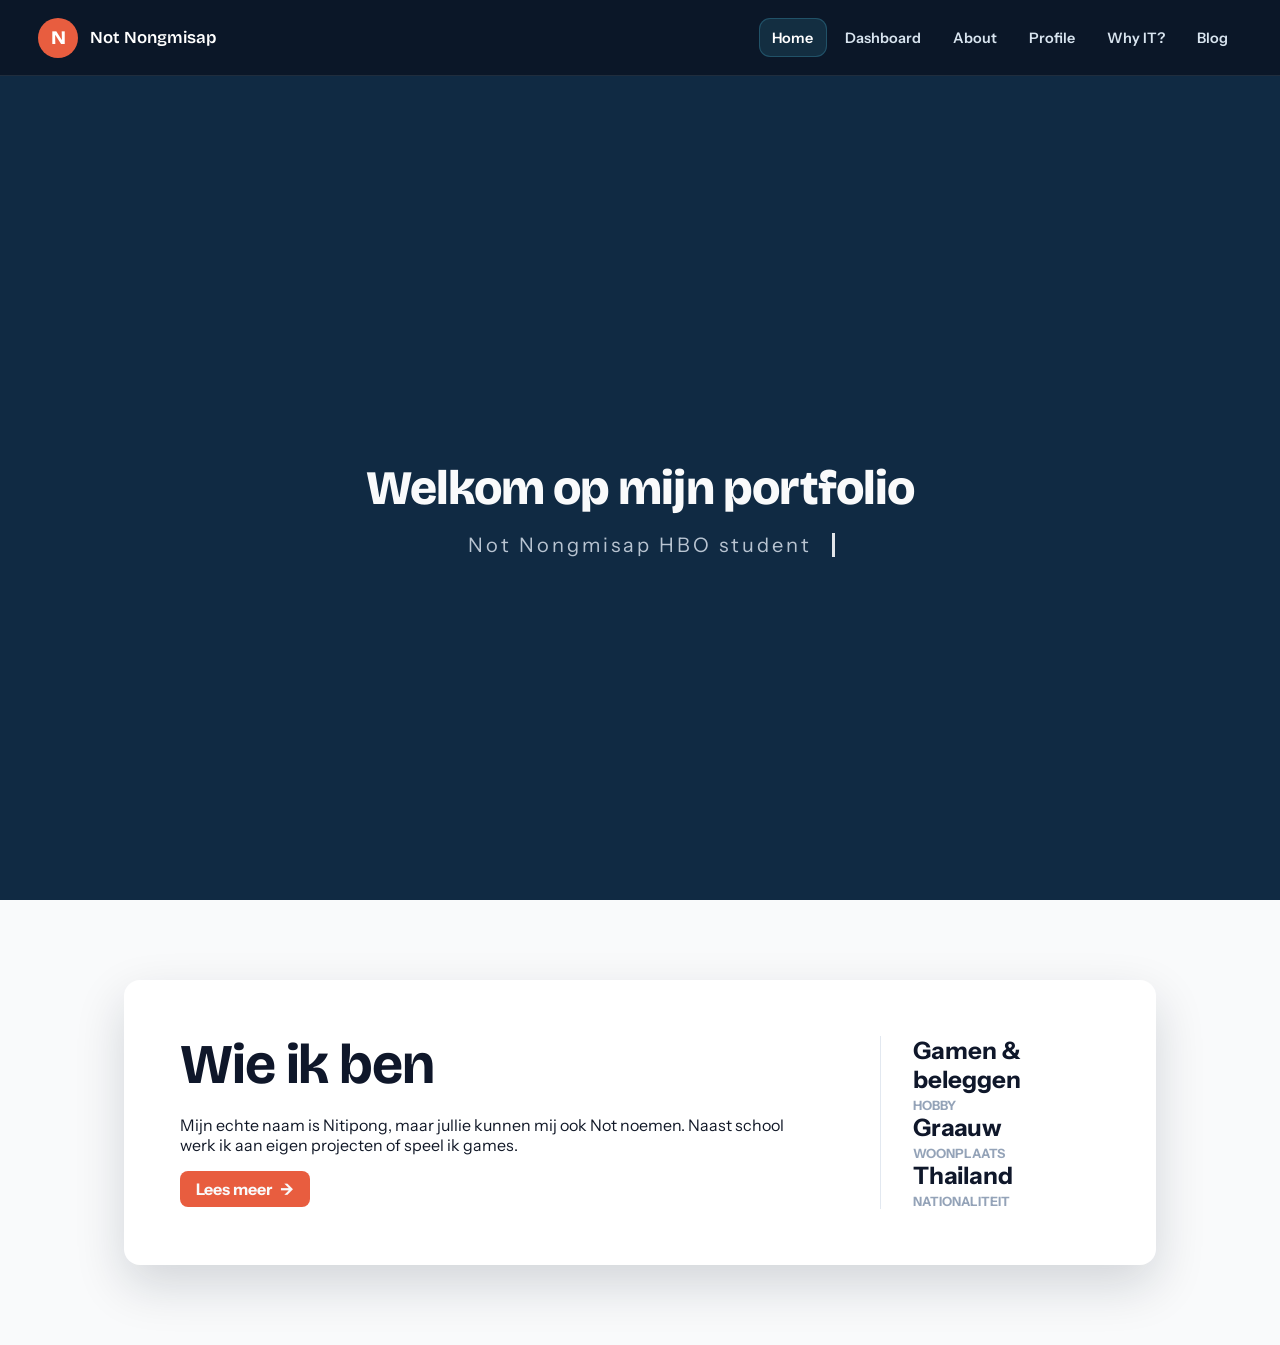
<file: index.html>
<!DOCTYPE html>
<html lang="nl">

<head>
    <meta charset="UTF-8">
    <meta name="viewport" content="width=device-width, initial-scale=1.0">
    <title>Home | Not Nongmisap</title>
    <link rel="preconnect" href="https://fonts.googleapis.com">
    <link rel="preconnect" href="https://fonts.gstatic.com" crossorigin>
    <link rel="stylesheet" href="https://fonts.googleapis.com/css2?family=Bricolage+Grotesque:opsz,wght@12..96,600;12..96,800&family=Instrument+Sans:wght@400;500;600;700&display=swap">
    <link rel="stylesheet" href="assets/css/style.css">
    <script src="assets/js/nav.js" defer></script>
</head>

<body>
    <nav aria-label="Hoofdnavigatie">
        <a class="nav-brand" href="index.html">
            <span class="nav-brand-mark" aria-hidden="true">N</span>
            <span class="nav-brand-copy">Not Nongmisap</span>
        </a>
        <button class="nav-toggle" type="button" aria-expanded="false" aria-controls="nav-links" aria-label="Menu openen">
            <span class="nav-toggle-bar" aria-hidden="true"></span>
            <span class="nav-toggle-bar" aria-hidden="true"></span>
            <span class="nav-toggle-bar" aria-hidden="true"></span>
        </button>
        <ul class="nav-links" id="nav-links">
            <li><a class="active" aria-current="page" href="index.html">Home</a></li>
            <li><a href="dashboard.html">Dashboard</a></li>
            <li><a href="about.html">About</a></li>
            <li><a href="profile.html">Profile</a></li>
            <li><a href="why-it.html">Why IT?</a></li>
            <li><a href="blog.html">Blog</a></li>
        </ul>
    </nav>

    <section id="home">
        <h1>Welkom op mijn portfolio</h1>
        <div class="typewriter">
            <p>Not Nongmisap HBO student</p>
        </div>
    </section>

    <section class="container">
        <div class="home-content">
            <div class="home-copy">
                <h2>Wie ik ben</h2>
                <p>Mijn echte naam is Nitipong, maar jullie kunnen mij ook Not noemen. Naast school werk ik aan eigen projecten of speel ik games.</p>
                <a href="about.html" class="btn">Lees meer<span aria-hidden="true">&#8594;</span></a>
            </div>
            <div class="home-stats" aria-label="Portfolio overzicht">

                <div class="stat">
                    <strong>Gamen &amp; beleggen</strong>
                    <span>Hobby</span>
                </div>
                <div class="stat">
                    <strong>Graauw</strong>
                    <span>Woonplaats</span>
                </div>
                <div class="stat">
                    <strong>Thailand</strong>
                    <span>Nationaliteit</span>
                </div>
            </div>
        </div>
    </section>
</body>

</html>
</file>
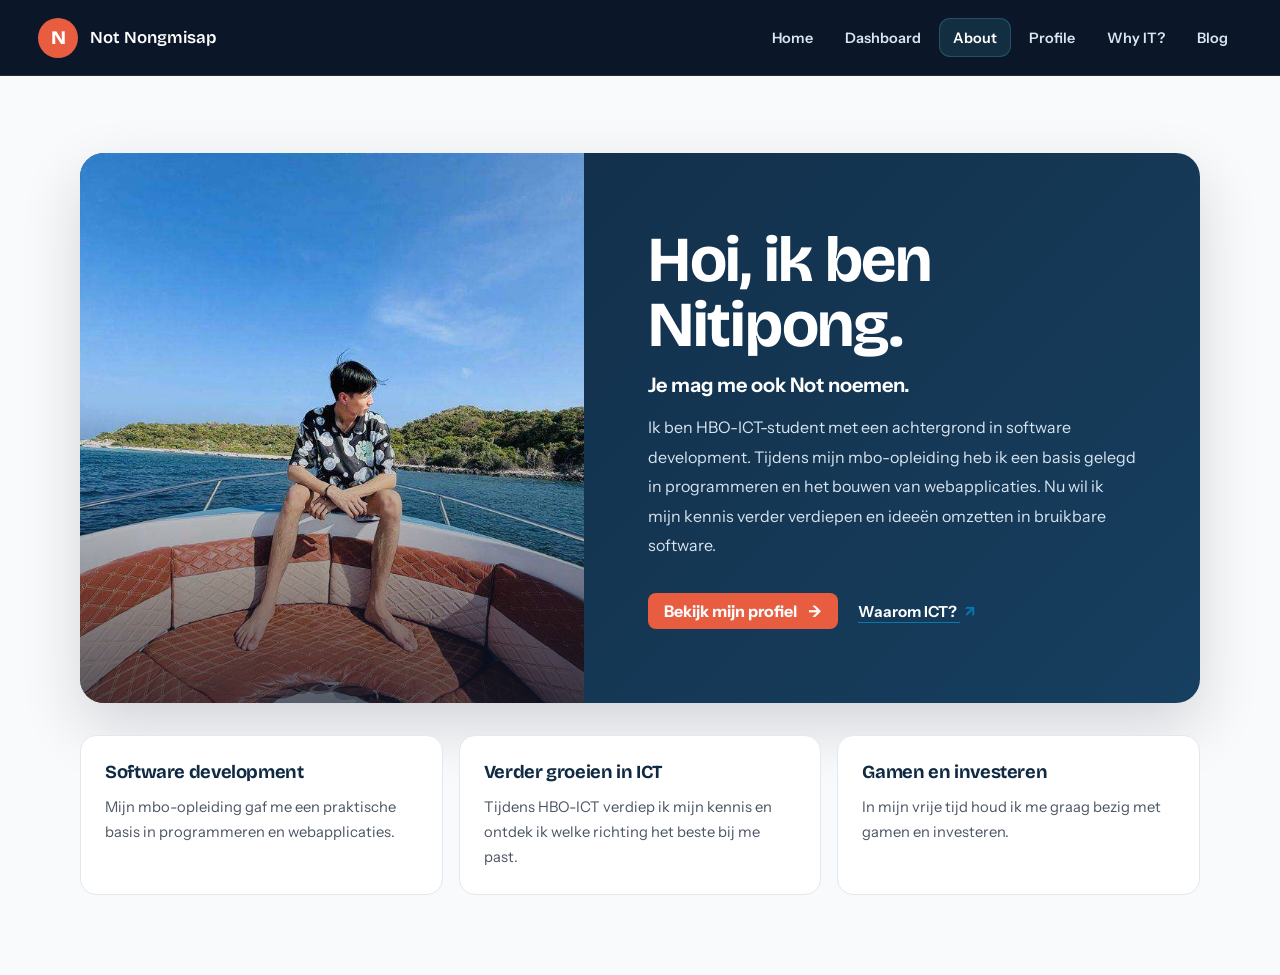
<file: about.html>
<!DOCTYPE html>
<html lang="nl">

<head>
    <meta charset="UTF-8">
    <meta name="viewport" content="width=device-width, initial-scale=1.0">
    <title>About | Not Nongmisap</title>
    <link rel="preconnect" href="https://fonts.googleapis.com">
    <link rel="preconnect" href="https://fonts.gstatic.com" crossorigin>
    <link rel="stylesheet" href="https://fonts.googleapis.com/css2?family=Bricolage+Grotesque:opsz,wght@12..96,600;12..96,800&family=Instrument+Sans:wght@400;500;600;700&display=swap">
    <link rel="stylesheet" href="assets/css/style.css">
    <script src="assets/js/nav.js" defer></script>
</head>

<body>
    <nav aria-label="Hoofdnavigatie">
        <a class="nav-brand" href="index.html">
            <span class="nav-brand-mark" aria-hidden="true">N</span>
            <span class="nav-brand-copy">Not Nongmisap</span>
        </a>
        <button class="nav-toggle" type="button" aria-expanded="false" aria-controls="nav-links" aria-label="Menu openen">
            <span class="nav-toggle-bar" aria-hidden="true"></span>
            <span class="nav-toggle-bar" aria-hidden="true"></span>
            <span class="nav-toggle-bar" aria-hidden="true"></span>
        </button>
        <ul class="nav-links" id="nav-links">
            <li><a href="index.html">Home</a></li>
            <li><a href="dashboard.html">Dashboard</a></li>
            <li><a class="active" aria-current="page" href="about.html">About</a></li>
            <li><a href="profile.html">Profile</a></li>
            <li><a href="why-it.html">Why IT?</a></li>
            <li><a href="blog.html">Blog</a></li>
        </ul>
    </nav>

    <main id="about" class="about-page">
        <section class="about-hero" aria-labelledby="about-heading">
            <div class="about-card">
                <div class="about-photo">
                    <img src="assets/images/profile.jpg" alt="Nitipong Nongmisap, ook bekend als Not">
                </div>

                <div class="about-copy">
                    <h1 id="about-heading">Hoi, ik ben Nitipong.</h1>
                    <p class="about-lead">Je mag me ook Not noemen.</p>
                    <p class="about-description">
                        Ik ben HBO-ICT-student met een achtergrond in software development. Tijdens mijn mbo-opleiding
                        heb ik een basis gelegd in programmeren en het bouwen van webapplicaties. Nu wil ik mijn kennis
                        verder verdiepen en ideeën omzetten in bruikbare software.
                    </p>
                    <div class="about-actions">
                        <a class="btn" href="profile.html">Bekijk mijn profiel <span aria-hidden="true">&#8594;</span></a>
                        <a class="about-text-link" href="why-it.html">Waarom ICT? <span aria-hidden="true">&#8599;</span></a>
                    </div>
                </div>
            </div>
        </section>

        <section class="about-details" aria-label="Meer over mij">
            <article class="about-detail">
                <h2>Software development</h2>
                <p>Mijn mbo-opleiding gaf me een praktische basis in programmeren en webapplicaties.</p>
            </article>
            <article class="about-detail">
                <h2>Verder groeien in ICT</h2>
                <p>Tijdens HBO-ICT verdiep ik mijn kennis en ontdek ik welke richting het beste bij me past.</p>
            </article>
            <article class="about-detail">
                <h2>Gamen en investeren</h2>
                <p>In mijn vrije tijd houd ik me graag bezig met gamen en investeren.</p>
            </article>
        </section>
    </main>
</body>

</html>
</file>
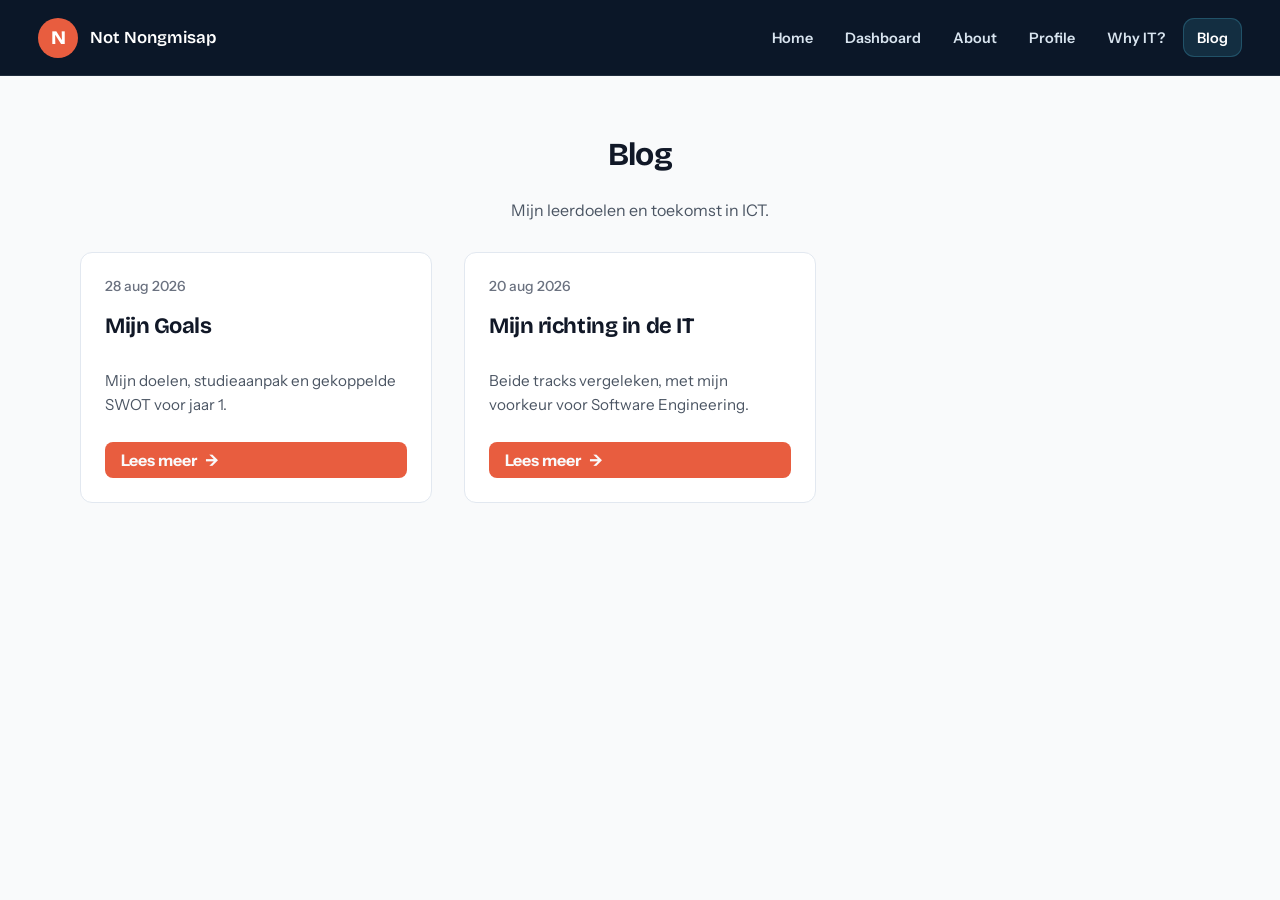
<file: blog.html>
<!DOCTYPE html>
<html lang="nl">
<head>
    <meta charset="UTF-8">
    <meta name="viewport" content="width=device-width, initial-scale=1.0">
    <title>Blog | Not Nongmisap</title>
    <link rel="preconnect" href="https://fonts.googleapis.com">
    <link rel="preconnect" href="https://fonts.gstatic.com" crossorigin>
    <link rel="stylesheet" href="https://fonts.googleapis.com/css2?family=Bricolage+Grotesque:opsz,wght@12..96,600;12..96,800&family=Instrument+Sans:wght@400;500;600;700&display=swap">
    <link rel="stylesheet" href="assets/css/style.css">
    <script src="assets/js/nav.js" defer></script>
</head>
<body>
    <nav aria-label="Hoofdnavigatie">
        <a class="nav-brand" href="index.html">
            <span class="nav-brand-mark" aria-hidden="true">N</span>
            <span class="nav-brand-copy">Not Nongmisap</span>
        </a>
        <button class="nav-toggle" type="button" aria-expanded="false" aria-controls="nav-links" aria-label="Menu openen">
            <span class="nav-toggle-bar" aria-hidden="true"></span>
            <span class="nav-toggle-bar" aria-hidden="true"></span>
            <span class="nav-toggle-bar" aria-hidden="true"></span>
        </button>
        <ul class="nav-links" id="nav-links">
            <li><a href="index.html">Home</a></li>
            <li><a href="dashboard.html">Dashboard</a></li>
            <li><a href="about.html">About</a></li>
            <li><a href="profile.html">Profile</a></li>
            <li><a href="why-it.html">Why IT?</a></li>
            <li><a class="active" aria-current="page" href="blog.html">Blog</a></li>
        </ul>
    </nav>
    
    <section id="blog" class="container">
        <div class="blog-header">
            <h1>Blog</h1>
            <p>Mijn leerdoelen en toekomst in ICT.</p>
        </div>
        <div class="blog-grid">
            <article class="blog-post">
                <div class="post-meta">
                    <span class="post-date">28 aug 2026</span>
                </div>
                <h2>Mijn Goals</h2>
                <p class="post-excerpt">Mijn doelen, studieaanpak en gekoppelde SWOT voor jaar 1.</p>
                <a href="pages/goals.html" class="btn">Lees meer<span aria-hidden="true">&#8594;</span></a>
            </article>

            <article class="blog-post">
                <div class="post-meta">
                    <span class="post-date">20 aug 2026</span>
                </div>
                <h2>Mijn richting in de IT</h2>
                <p class="post-excerpt">Beide tracks vergeleken, met mijn voorkeur voor Software Engineering.</p>
                <a href="pages/direction.html" class="btn">Lees meer<span aria-hidden="true">&#8594;</span></a>
            </article>
        </div>
    </section>

</body>
</html>
</file>
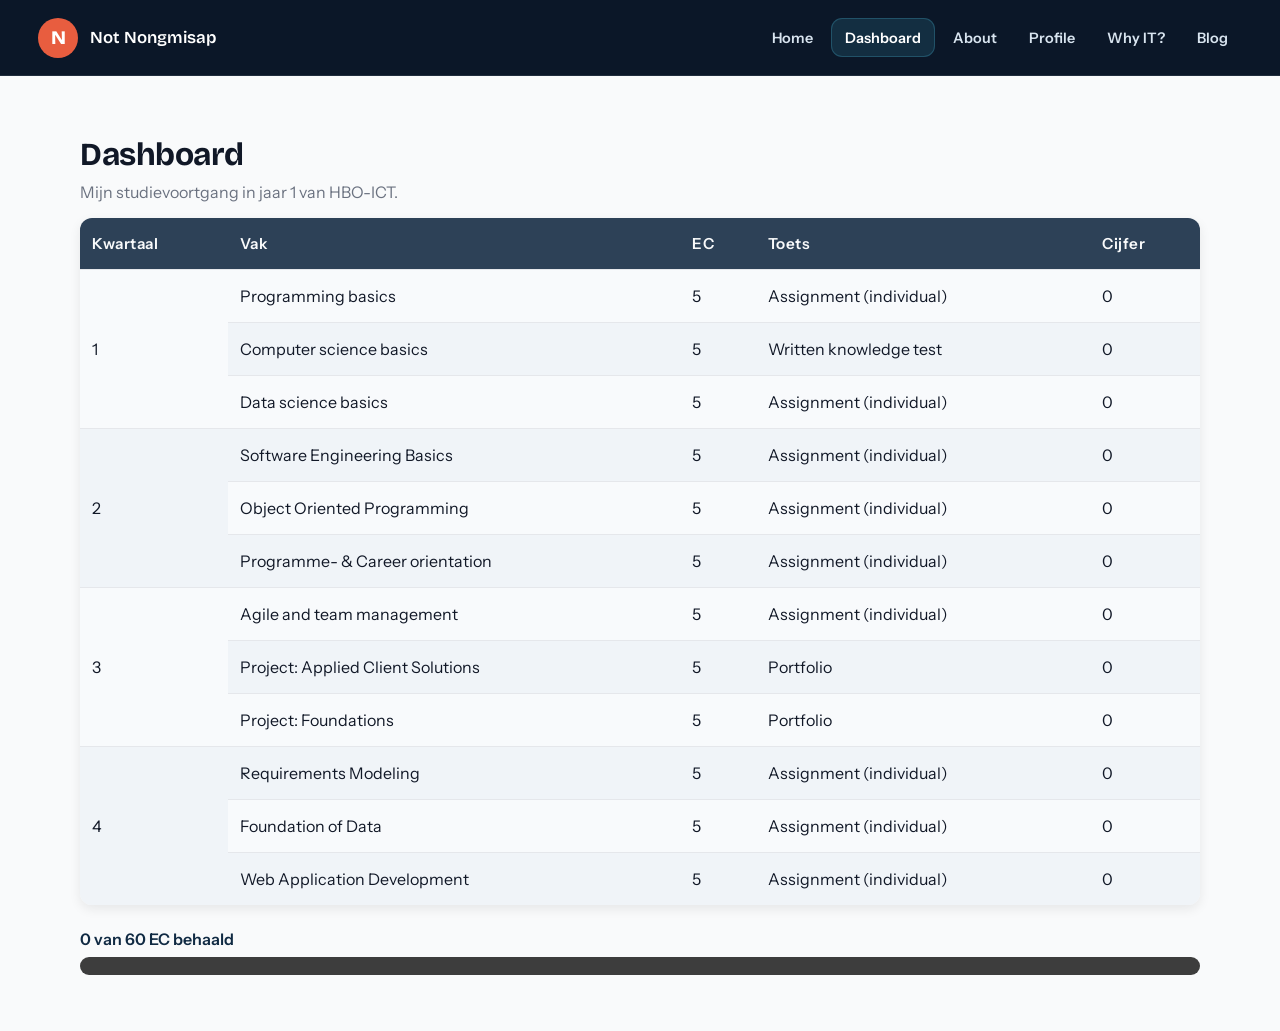
<file: dashboard.html>
<!DOCTYPE html>
<html lang="nl">

<head>
    <meta charset="UTF-8">
    <meta name="viewport" content="width=device-width, initial-scale=1.0">
    <title>Dashboard | Not Nongmisap</title>
    <link rel="preconnect" href="https://fonts.googleapis.com">
    <link rel="preconnect" href="https://fonts.gstatic.com" crossorigin>
    <link rel="stylesheet" href="https://fonts.googleapis.com/css2?family=Bricolage+Grotesque:opsz,wght@12..96,600;12..96,800&family=Instrument+Sans:wght@400;500;600;700&display=swap">
    <link rel="stylesheet" href="assets/css/style.css">
    <script src="assets/js/nav.js" defer></script>
</head>

<body>
    <nav aria-label="Hoofdnavigatie">
        <a class="nav-brand" href="index.html">
            <span class="nav-brand-mark" aria-hidden="true">N</span>
            <span class="nav-brand-copy">Not Nongmisap</span>
        </a>
        <button class="nav-toggle" type="button" aria-expanded="false" aria-controls="nav-links" aria-label="Menu openen">
            <span class="nav-toggle-bar" aria-hidden="true"></span>
            <span class="nav-toggle-bar" aria-hidden="true"></span>
            <span class="nav-toggle-bar" aria-hidden="true"></span>
        </button>
        <ul class="nav-links" id="nav-links">
            <li><a href="index.html">Home</a></li>
            <li><a class="active" aria-current="page" href="dashboard.html">Dashboard</a></li>
            <li><a href="about.html">About</a></li>
            <li><a href="profile.html">Profile</a></li>
            <li><a href="why-it.html">Why IT?</a></li>
            <li><a href="blog.html">Blog</a></li>
        </ul>
    </nav>

    <section id="dashboard" class="container">
        <div class="dashboard-header">
            <h1>Dashboard</h1>
            <p>Mijn studievoortgang in jaar 1 van HBO-ICT.</p>
        </div>

        <div>
            <table>
                <thead>
                    <tr>
                        <th>Kwartaal</th>
                        <th>Vak</th>
                        <th>EC</th>
                        <th>Toets</th>
                        <th>Cijfer</th>
                    </tr>
                </thead>

                <tbody>
                    <!-- Quarter 1 -->
                    <tr>
                        <td rowspan="3">1</td>
                        <td>Programming basics</td>
                        <td>5</td>
                        <td> Assignment (individual) </td>
                        <td id="programming-basics-grade"></td>
                    </tr>
                    <tr>
                        <td>Computer science basics</td>
                        <td>5</td>
                        <td> Written knowledge test </td>
                        <td id="computer-science-grade"></td>
                    </tr>
                    <tr>
                        <td>Data science basics</td>
                        <td>5</td>
                        <td> Assignment (individual) </td>
                        <td id="data-science-grade"></td>
                    </tr>
                    <!-- Quarter 2 -->
                    <tr>
                        <td rowspan="3">2</td>
                        <td>Software Engineering Basics</td>
                        <td>5</td>
                        <td> Assignment (individual) </td>
                        <td id="software-engineering-grade"></td>
                    </tr>
                    <tr>
                        <td>Object Oriented Programming</td>
                        <td>5</td>
                        <td> Assignment (individual) </td>
                        <td id="object-oriented-programming-grade"></td>
                    </tr>
                    <tr>
                        <td>Programme- & Career orientation</td>
                        <td>5</td>
                        <td> Assignment (individual) </td>
                        <td id="programme-career-grade"></td>
                    </tr>
                    <!-- Quarter 3 -->
                    <tr>
                        <td rowspan="3">3</td>
                        <td>Agile and team management</td>
                        <td>5</td>
                        <td> Assignment (individual) </td>
                        <td id="agile-team-management-grade"></td>
                    </tr>
                    <tr>
                        <td>Project: Applied Client Solutions</td>
                        <td>5</td>
                        <td> Portfolio </td>
                        <td id="applied-client-solutions-grade"></td>
                    </tr>
                    <tr>
                        <td>Project: Foundations</td>
                        <td>5</td>
                        <td> Portfolio </td>
                        <td id="foundations-grade"></td>
                    </tr>
                    <!-- Quarter 4 -->
                    <tr>
                        <td rowspan="3">4</td>
                        <td>Requirements Modeling</td>
                        <td>5</td>
                        <td> Assignment (individual) </td>
                        <td id="requirements-modeling-grade"></td>
                    </tr>
                    <tr>
                        <td>Foundation of Data</td>
                        <td>5</td>
                        <td> Assignment (individual) </td>
                        <td id="foundation-of-data-grade"></td>
                    </tr>
                    <tr>
                        <td>Web Application Development</td>
                        <td>5</td>
                        <td> Assignment (individual) </td>
                        <td id="web-application-development-grade"></td>
                    </tr>
                </tbody>
            </table>
            <p class="progress-label" id="progressLabel"></p>
            <div id="progressbar" role="progressbar" aria-labelledby="progressLabel" aria-valuemin="0" aria-valuemax="60">
            <div id="progressbarGrade"></div>
            </div>
        </div>
    </section>

<script src="assets/js/main.js"></script>
</body>
</html>
</file>
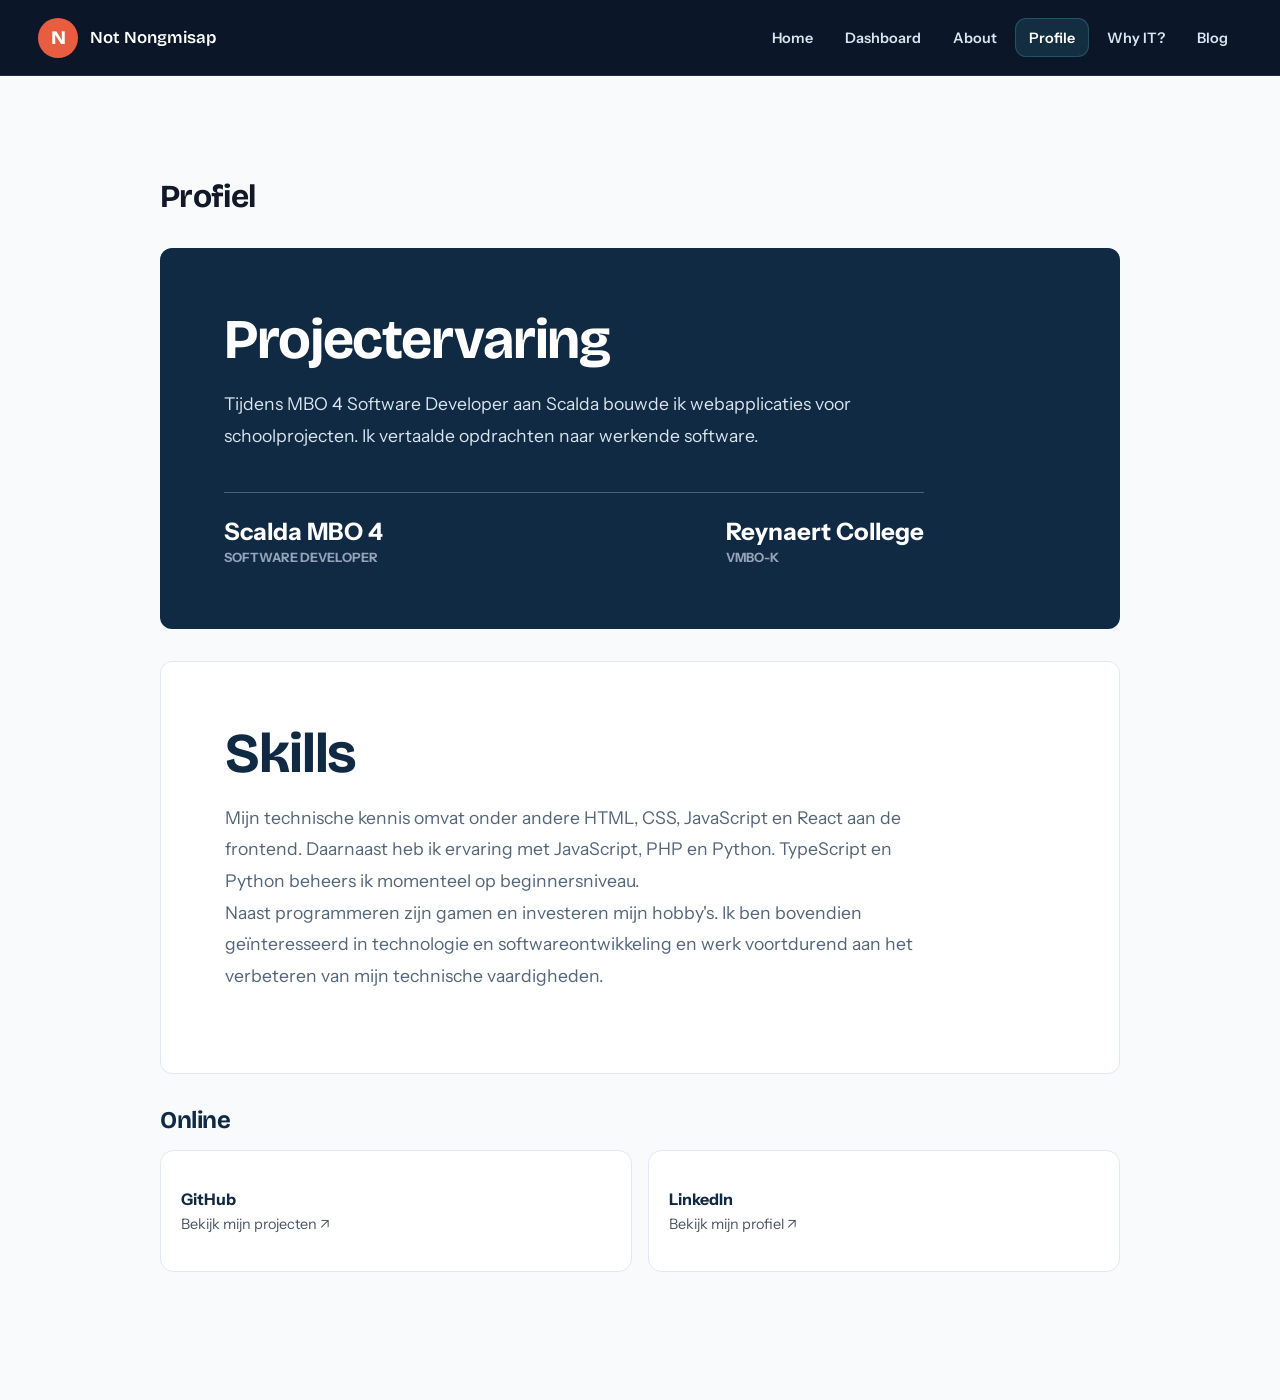
<file: profile.html>
<!DOCTYPE html>
<html lang="nl">

<head>
    <meta charset="UTF-8">
    <meta name="viewport" content="width=device-width, initial-scale=1.0">
    <title>Profile | Not Nongmisap</title>
    <link rel="preconnect" href="https://fonts.googleapis.com">
    <link rel="preconnect" href="https://fonts.gstatic.com" crossorigin>
    <link rel="stylesheet" href="https://fonts.googleapis.com/css2?family=Bricolage+Grotesque:opsz,wght@12..96,600;12..96,800&family=Instrument+Sans:wght@400;500;600;700&display=swap">
    <link rel="stylesheet" href="assets/css/style.css">
    <script src="assets/js/nav.js" defer></script>
</head>

<body>
    <nav aria-label="Hoofdnavigatie">
        <a class="nav-brand" href="index.html">
            <span class="nav-brand-mark" aria-hidden="true">N</span>
            <span class="nav-brand-copy">Not Nongmisap</span>
        </a>
        <button class="nav-toggle" type="button" aria-expanded="false" aria-controls="nav-links"
            aria-label="Menu openen">
            <span class="nav-toggle-bar" aria-hidden="true"></span>
            <span class="nav-toggle-bar" aria-hidden="true"></span>
            <span class="nav-toggle-bar" aria-hidden="true"></span>
        </button>
        <ul class="nav-links" id="nav-links">
            <li><a href="index.html">Home</a></li>
            <li><a href="dashboard.html">Dashboard</a></li>
            <li><a href="about.html">About</a></li>
            <li><a class="active" aria-current="page" href="profile.html">Profile</a></li>
            <li><a href="why-it.html">Why IT?</a></li>
            <li><a href="blog.html">Blog</a></li>
        </ul>
    </nav>

    <main id="profile" class="container">
        <h1>Profiel</h1>

        <section id="experience" class="profile-hero" tabindex="-1">
            <div class="profile-experience">
                <h2>Projectervaring</h2>
                <p class="profile-intro">
                    Tijdens MBO 4 Software Developer aan Scalda bouwde ik webapplicaties voor schoolprojecten. Ik
                    vertaalde opdrachten naar werkende software.
                </p>
                <div class="home-stats">
                    <div class="stat">
                        <strong>Scalda MBO 4</strong>
                        <span>Software Developer</span>
                    </div>
                    <div class="stat">
                        <strong>Reynaert College</strong>
                        <span>VMBO-K</span>
                    </div>

                </div>
            </div>
        </section>

        <section class="profile-hero">
            <div class="profile-hero-copy">
                <h2>Skills</h2>
                <div class="profile-intro">
                    <p>
                        Mijn technische kennis omvat onder andere HTML, CSS, JavaScript en React aan de frontend.
                        Daarnaast
                        heb ik ervaring met JavaScript, PHP en Python. TypeScript en Python beheers ik momenteel op
                        beginnersniveau.
                        <br>
                        Naast programmeren zijn gamen en investeren mijn hobby&#39;s. Ik ben bovendien
                        geïnteresseerd in technologie en softwareontwikkeling en werk voortdurend aan het verbeteren van
                        mijn technische vaardigheden.
                    </p>
                </div>
            </div>
        </section>

        <section class="profile-social" aria-labelledby="social-heading">
            <h2 id="social-heading">Online</h2>
            <div class="profile-social-links">
                <a class="profile-social-link" href="https://github.com/LikeCode990" target="_blank"
                    rel="noopener noreferrer">
                    <strong>GitHub</strong>
                    <span>Bekijk mijn projecten <span aria-hidden="true">↗</span></span>
                </a>

                <a class="profile-social-link" href="https://linkedin.com/in/nnongmisap" target="_blank"
                rel="noopener noreferrer">
                    <strong>LinkedIn</strong>
                    <span>Bekijk mijn profiel <span aria-hidden="true">↗</span></span>
                </a>
            </div>
        </section>
    </main>
</body>

</html>
</file>
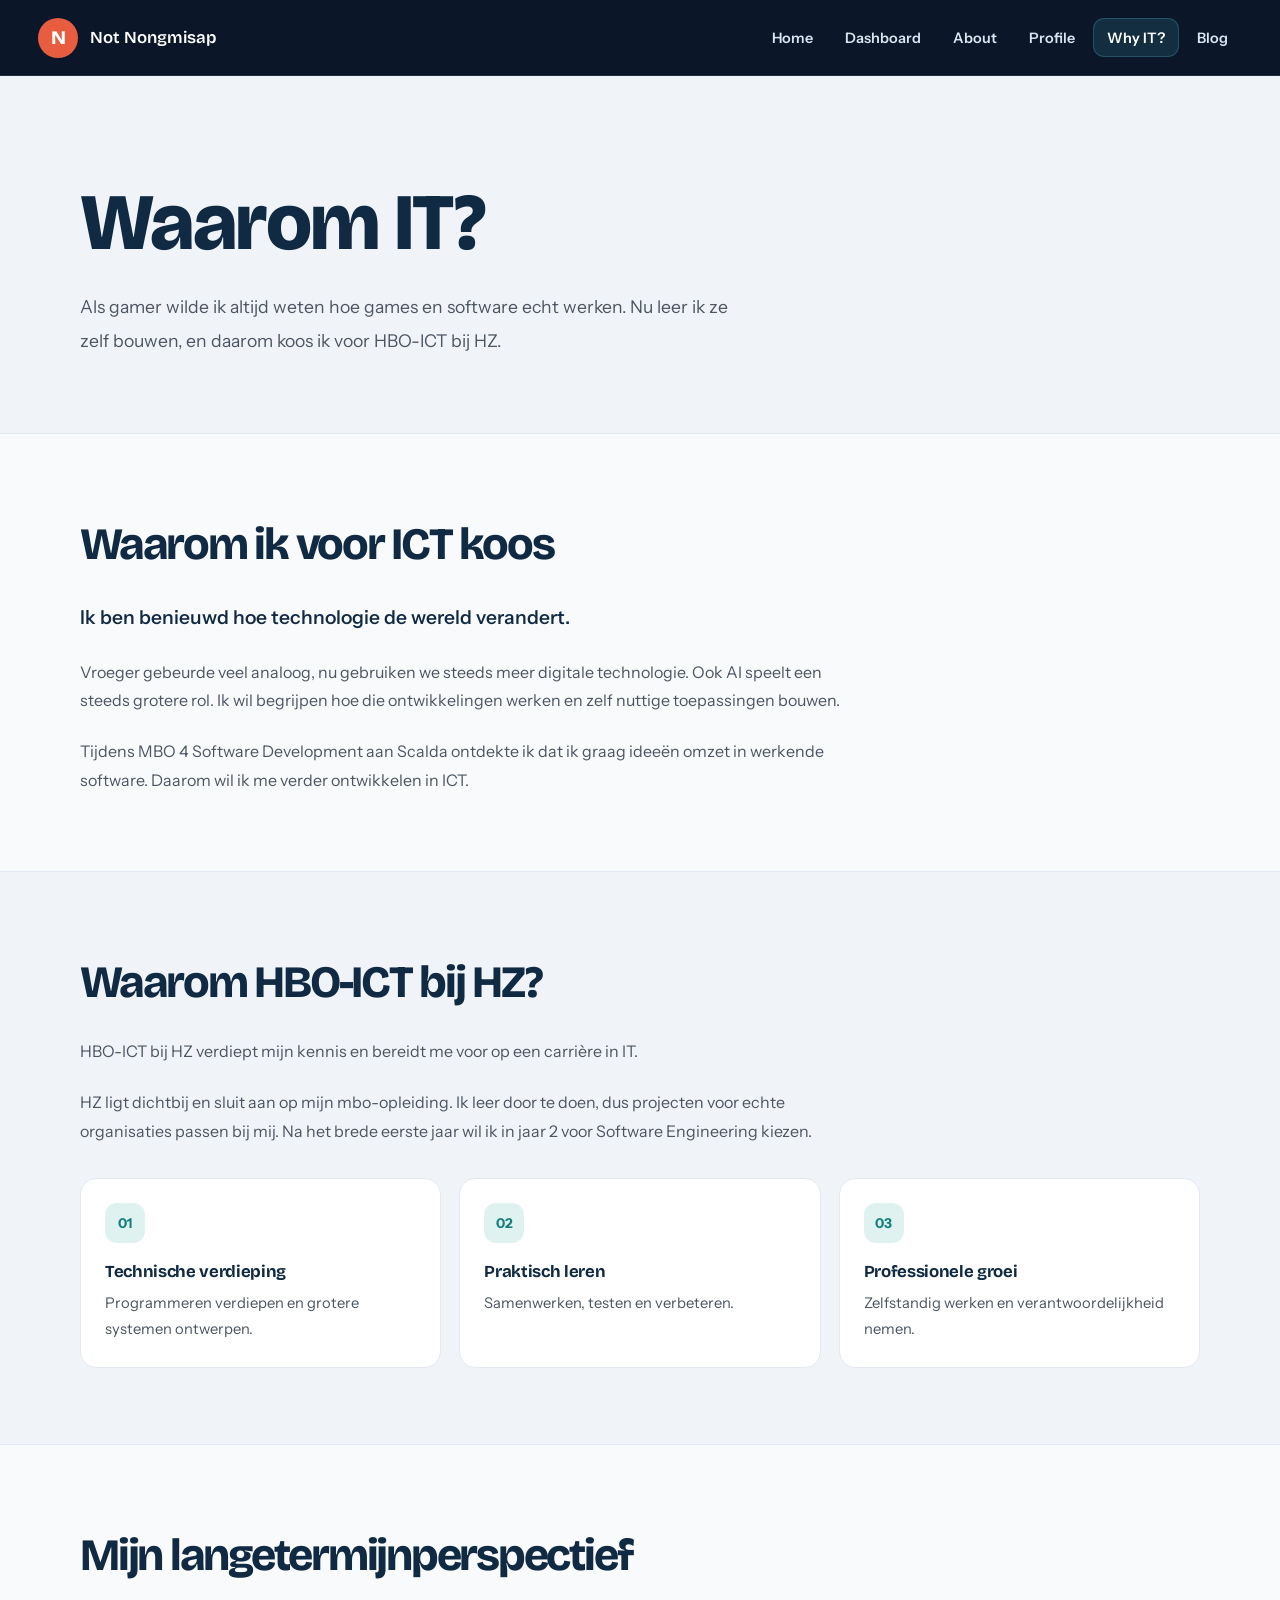
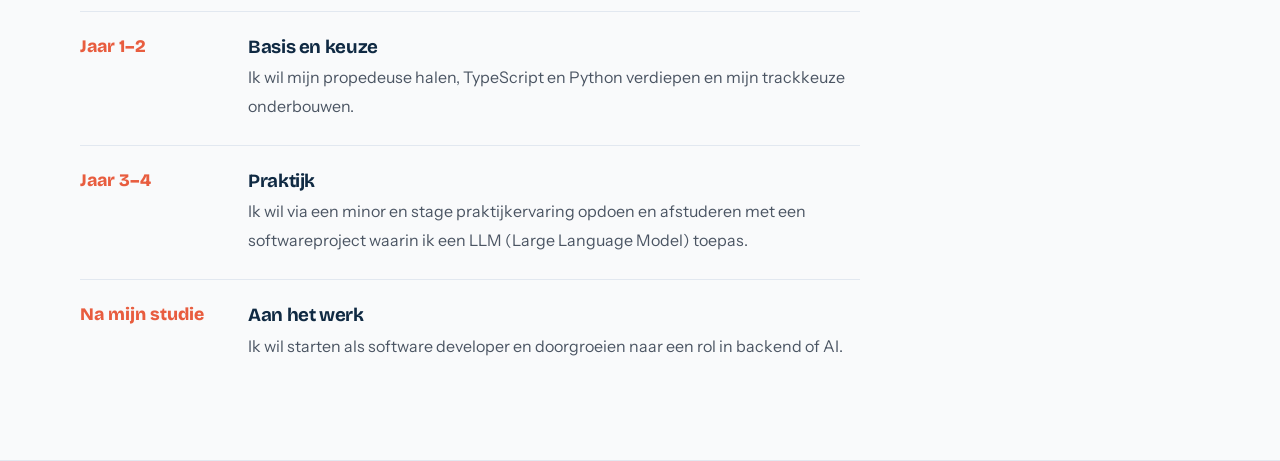
<file: why-it.html>
<!DOCTYPE html>
<html lang="nl">

<head>
    <meta charset="UTF-8">
    <meta name="viewport" content="width=device-width, initial-scale=1.0">
    <title>Why IT? | Not Nongmisap</title>
    <link rel="preconnect" href="https://fonts.googleapis.com">
    <link rel="preconnect" href="https://fonts.gstatic.com" crossorigin>
    <link rel="stylesheet" href="https://fonts.googleapis.com/css2?family=Bricolage+Grotesque:opsz,wght@12..96,600;12..96,800&family=Instrument+Sans:wght@400;500;600;700&display=swap">
    <link rel="stylesheet" href="assets/css/style.css">
    <script src="assets/js/nav.js" defer></script>
</head>

<body>
    <nav aria-label="Hoofdnavigatie">
        <a class="nav-brand" href="index.html">
            <span class="nav-brand-mark" aria-hidden="true">N</span>
            <span class="nav-brand-copy">Not Nongmisap</span>
        </a>
        <button class="nav-toggle" type="button" aria-expanded="false" aria-controls="nav-links" aria-label="Menu openen">
            <span class="nav-toggle-bar" aria-hidden="true"></span>
            <span class="nav-toggle-bar" aria-hidden="true"></span>
            <span class="nav-toggle-bar" aria-hidden="true"></span>
        </button>
        <ul class="nav-links" id="nav-links">
            <li><a href="index.html">Home</a></li>
            <li><a href="dashboard.html">Dashboard</a></li>
            <li><a href="about.html">About</a></li>
            <li><a href="profile.html">Profile</a></li>
            <li><a class="active" aria-current="page" href="why-it.html">Why IT?</a></li>
            <li><a href="blog.html">Blog</a></li>
        </ul>
    </nav>

    <main class="why-it">
        <header class="hero hz-section">
            <div class="container">
                <h1>Waarom IT?</h1>

                <p class="hero-description">
                    Als gamer wilde ik altijd weten hoe games en software echt werken. Nu leer ik ze zelf bouwen, en daarom koos ik voor HBO-ICT bij HZ.
                </p>
            </div>
        </header>

        <section class="content-section" id="motivatie">
            <div class="container">
                <div class="section-heading">
                    <h2>Waarom ik voor ICT koos</h2>
                </div>

                <div class="prose">
                    <p class="lead">
                        Ik ben benieuwd hoe technologie de wereld verandert.
                    </p>

                    <p>
                        Vroeger gebeurde veel analoog, nu gebruiken we steeds meer digitale technologie. Ook AI speelt een steeds grotere rol. Ik wil begrijpen hoe die ontwikkelingen werken en zelf nuttige toepassingen bouwen.
                    </p>

                    <p>
                        Tijdens MBO 4 Software Development aan Scalda ontdekte ik dat ik graag ideeën omzet in werkende software. Daarom wil ik me verder ontwikkelen in ICT.
                    </p>
                </div>
            </div>
        </section>

        <section class="hz-section" aria-labelledby="hz-heading">
            <div class="container">
                <div class="section-heading">
                    <h2 id="hz-heading">Waarom HBO-ICT bij HZ?</h2>
                </div>

                <p class="hz-intro">
                    HBO-ICT bij HZ verdiept mijn kennis en bereidt me voor op een carrière in IT.
                </p>

                <p class="hz-intro">
                    HZ ligt dichtbij en sluit aan op mijn mbo-opleiding. Ik leer door te doen, dus projecten voor echte organisaties passen bij mij. Na het brede eerste jaar wil ik in jaar 2 voor Software Engineering kiezen.
                </p>

                <div class="principles">
                    <article class="principle-card">
                        <span class="principle-number">01</span>
                        <h3>Technische verdieping</h3>
                        <p>
                            Programmeren verdiepen en grotere systemen ontwerpen.
                        </p>
                    </article>

                    <article class="principle-card">
                        <span class="principle-number">02</span>
                        <h3>Praktisch leren</h3>
                        <p>
                            Samenwerken, testen en verbeteren.
                        </p>
                    </article>

                    <article class="principle-card">
                        <span class="principle-number">03</span>
                        <h3>Professionele groei</h3>
                        <p>
                            Zelfstandig werken en verantwoordelijkheid nemen.
                        </p>
                    </article>
                </div>
            </div>
        </section>

        <section class="content-section" aria-labelledby="toekomst-heading">
            <div class="container">
                <div class="section-heading">
                    <h2 id="toekomst-heading">Mijn langetermijnperspectief</h2>
                </div>
                <ol class="timeline">
                    <li>
                        <span class="timeline-when">Jaar 1–2</span>
                        <h3>Basis en keuze</h3>
                        <p>Ik wil mijn propedeuse halen, TypeScript en Python verdiepen en mijn trackkeuze onderbouwen.</p>
                    </li>
                    <li>
                        <span class="timeline-when">Jaar 3–4</span>
                        <h3>Praktijk</h3>
                        <p>Ik wil via een minor en stage praktijkervaring opdoen en afstuderen met een softwareproject waarin ik een LLM (Large Language Model) toepas.</p>
                    </li>
                    <li>
                        <span class="timeline-when">Na mijn studie</span>
                        <h3>Aan het werk</h3>
                        <p>Ik wil starten als software developer en doorgroeien naar een rol in backend of AI.</p>
                    </li>
                </ol>
            </div>
        </section>
    </main>
</body>

</html>
</file>
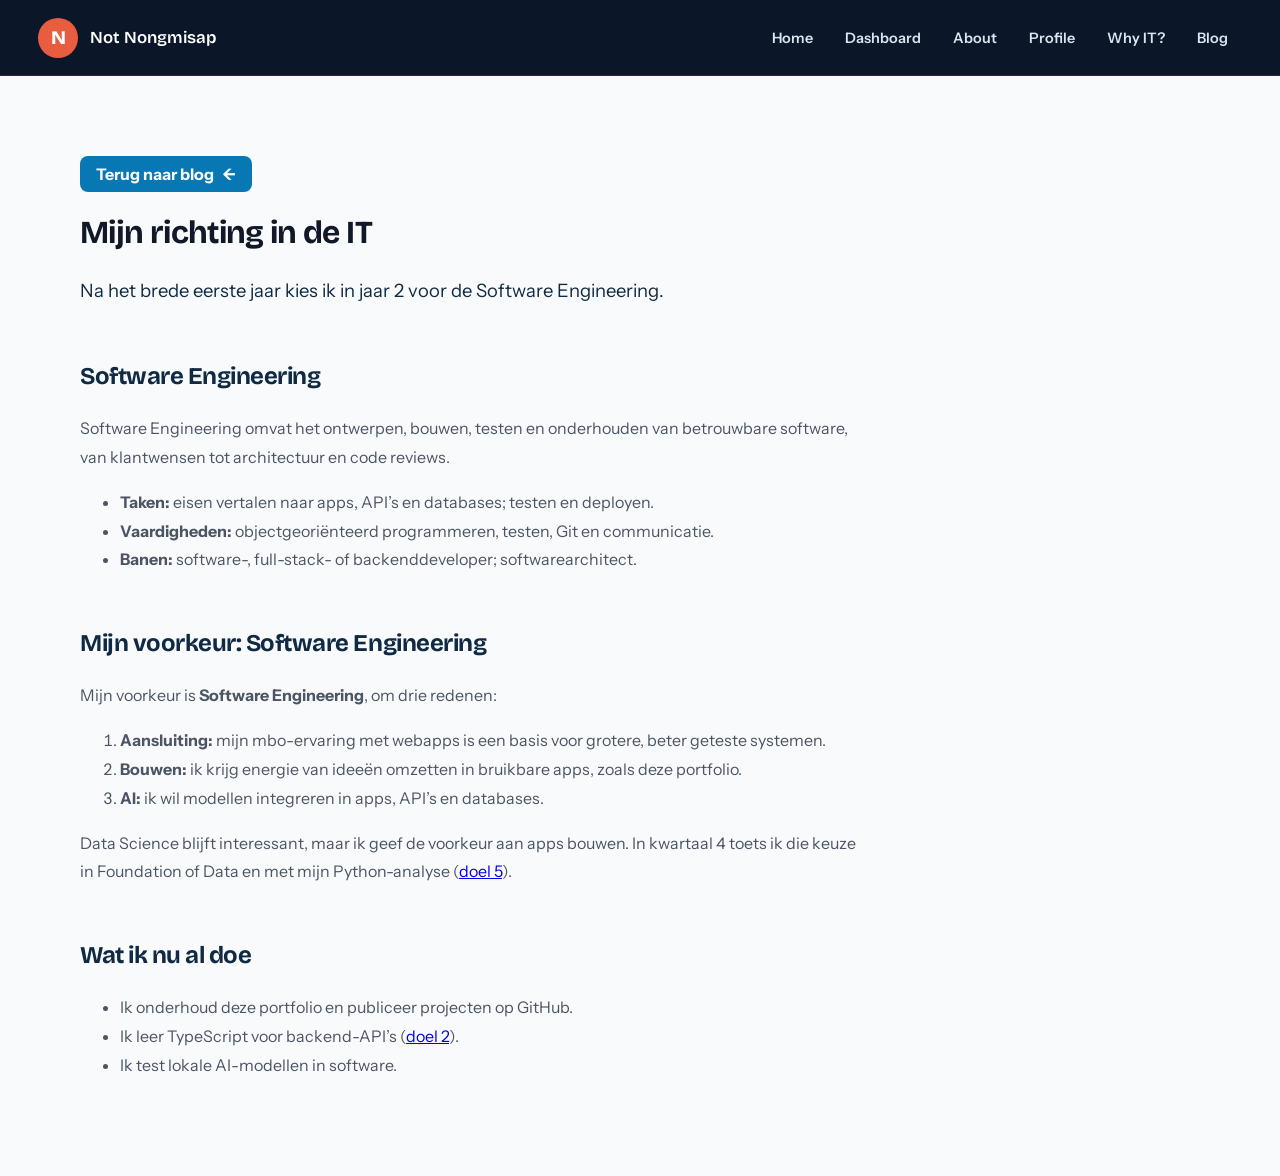
<file: pages/direction.html>
<!DOCTYPE html>
<html lang="nl">
<head>
    <meta charset="UTF-8">
    <meta name="viewport" content="width=device-width, initial-scale=1.0">
    <title>Mijn richting in de IT | Not Nongmisap</title>
    <link rel="preconnect" href="https://fonts.googleapis.com">
    <link rel="preconnect" href="https://fonts.gstatic.com" crossorigin>
    <link rel="stylesheet" href="https://fonts.googleapis.com/css2?family=Bricolage+Grotesque:opsz,wght@12..96,600;12..96,800&family=Instrument+Sans:wght@400;500;600;700&display=swap">
    <link rel="stylesheet" href="../assets/css/style.css">
    <script src="../assets/js/nav.js" defer></script>
</head>
<body>
    <nav aria-label="Hoofdnavigatie">
        <a class="nav-brand" href="../index.html">
            <span class="nav-brand-mark" aria-hidden="true">N</span>
            <span class="nav-brand-copy">Not Nongmisap</span>
        </a>
        <button class="nav-toggle" type="button" aria-expanded="false" aria-controls="nav-links" aria-label="Menu openen">
            <span class="nav-toggle-bar" aria-hidden="true"></span>
            <span class="nav-toggle-bar" aria-hidden="true"></span>
            <span class="nav-toggle-bar" aria-hidden="true"></span>
        </button>
        <ul class="nav-links" id="nav-links">
            <li><a href="../index.html">Home</a></li>
            <li><a href="../dashboard.html">Dashboard</a></li>
            <li><a href="../about.html">About</a></li>
            <li><a href="../profile.html">Profile</a></li>
            <li><a href="../why-it.html">Why IT?</a></li>
            <li><a href="../blog.html">Blog</a></li>
        </ul>
    </nav>

    <main id="direction" class="container">
        <a href="../blog.html" class="btn-secondary">Terug naar blog<span aria-hidden="true">&#8592;</span></a>
        <h1>Mijn richting in de IT</h1>

        <div class="content">
            <p class="lead">
                Na het brede eerste jaar kies ik in jaar 2 voor de Software Engineering.
            </p>

            <h2>Software Engineering</h2>
            <p>
                Software Engineering omvat het ontwerpen, bouwen, testen en onderhouden van betrouwbare software, van klantwensen tot architectuur en code reviews.
            </p>
            <ul>
                <li><strong>Taken:</strong> eisen vertalen naar apps, API’s en databases; testen en deployen.</li>
                <li><strong>Vaardigheden:</strong> objectgeoriënteerd programmeren, testen, Git en communicatie.</li>
                <li><strong>Banen:</strong> software-, full-stack- of backenddeveloper; softwarearchitect.</li>
            </ul>

            <h2>Mijn voorkeur: Software Engineering</h2>
            <p>
                Mijn voorkeur is <strong>Software Engineering</strong>, om drie redenen:
            </p>
            <ol>
                <li><strong>Aansluiting:</strong> mijn mbo-ervaring met webapps is een basis voor grotere, beter geteste systemen.</li>
                <li><strong>Bouwen:</strong> ik krijg energie van ideeën omzetten in bruikbare apps, zoals deze portfolio.</li>
                <li><strong>AI:</strong> ik wil modellen integreren in apps, API’s en databases.</li>
            </ol>
            <p>
                Data Science blijft interessant, maar ik geef de voorkeur aan apps bouwen. In kwartaal 4 toets ik die keuze in Foundation of Data en met mijn Python-analyse (<a href="goals.html#doel-5">doel 5</a>).
            </p>

            <h2>Wat ik nu al doe</h2>
            <ul>
                <li>Ik onderhoud deze portfolio en publiceer projecten op GitHub.</li>
                <li>Ik leer TypeScript voor backend-API’s (<a href="goals.html#doel-2">doel 2</a>).</li>
                <li>Ik test lokale AI-modellen in software.</li>
            </ul>
        </div>
    </main>
</body>
</html>
</file>
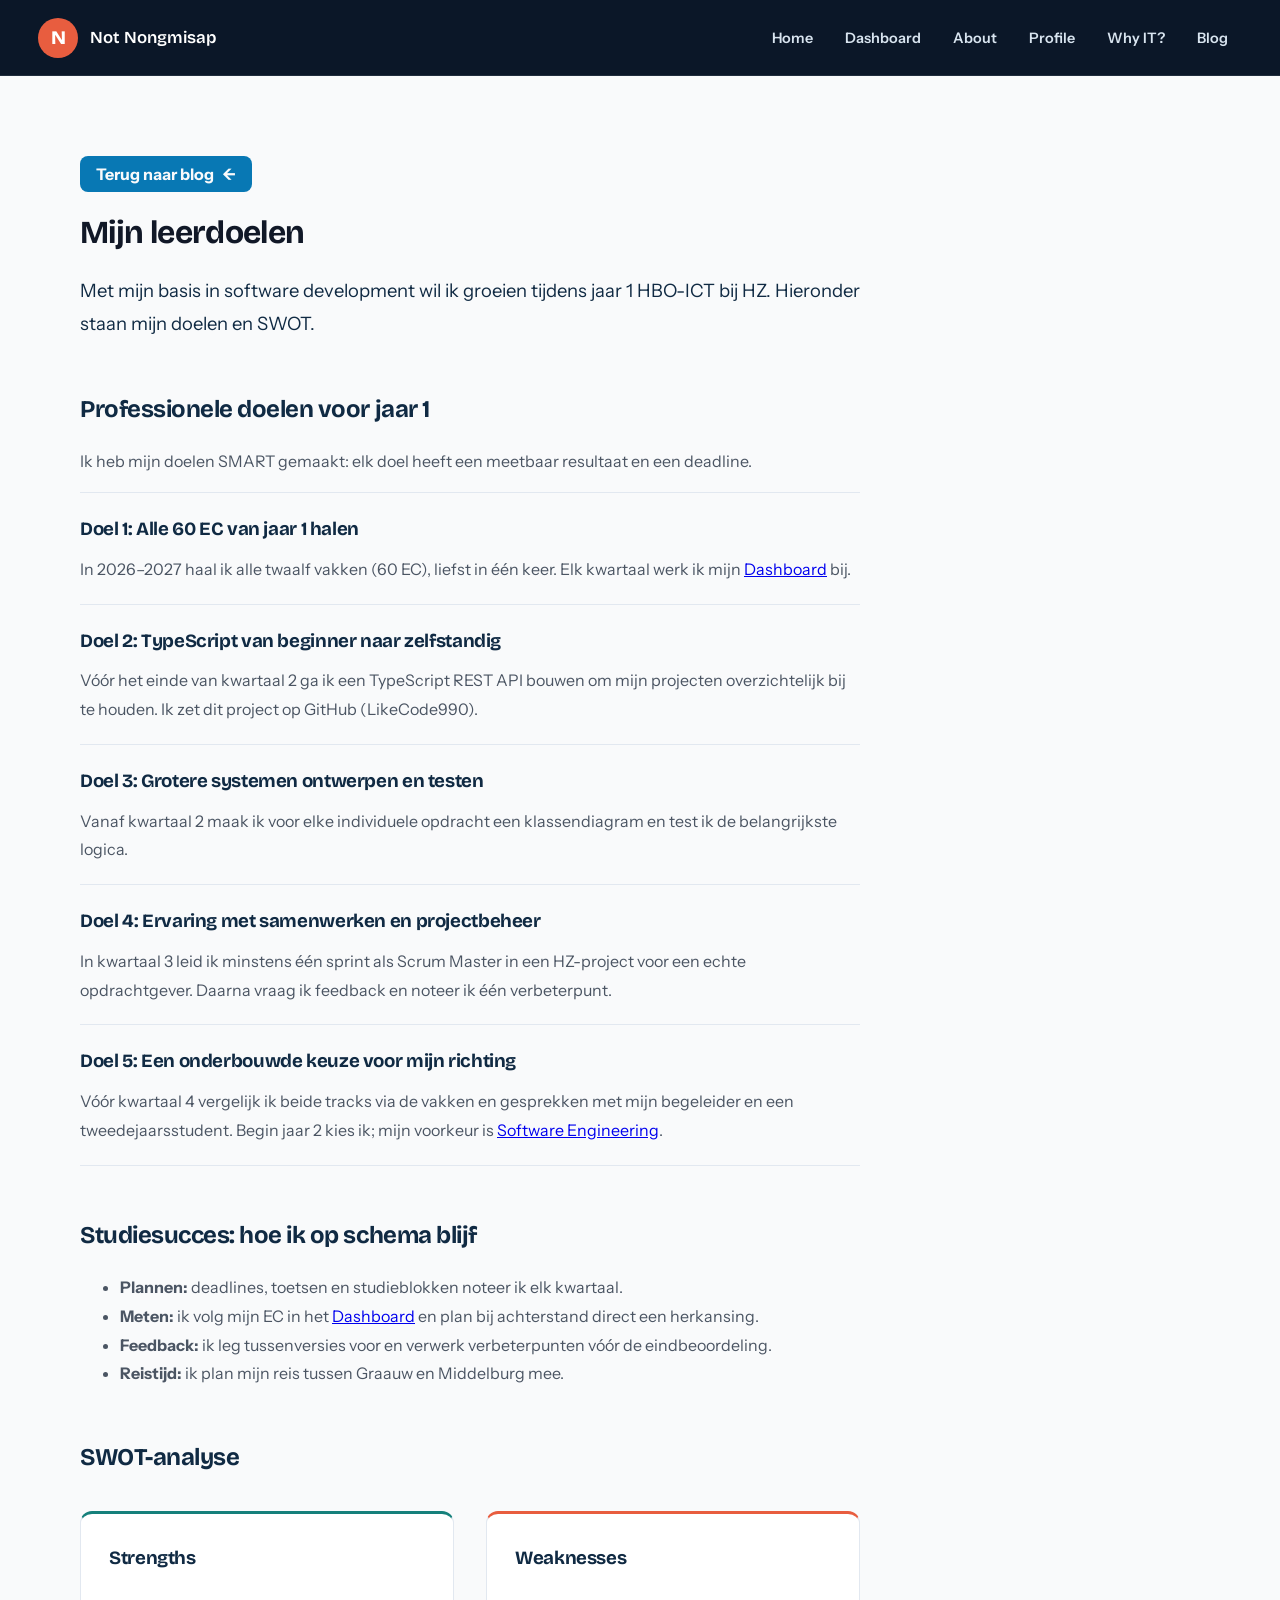
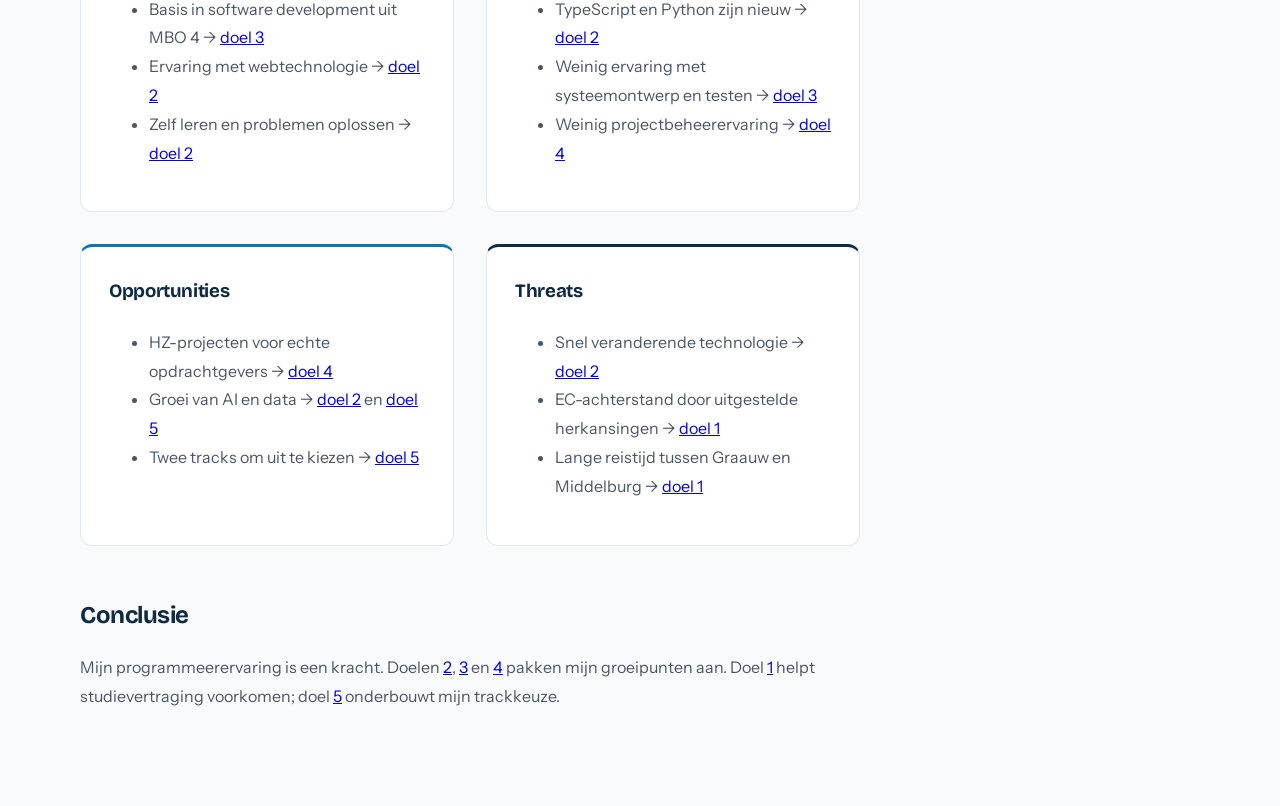
<file: pages/goals.html>
<!DOCTYPE html>
<html lang="nl">

<head>
    <meta charset="UTF-8">
    <meta name="viewport" content="width=device-width, initial-scale=1.0">
    <title>Mijn leerdoelen | Not Nongmisap</title>
    <link rel="preconnect" href="https://fonts.googleapis.com">
    <link rel="preconnect" href="https://fonts.gstatic.com" crossorigin>
    <link rel="stylesheet" href="https://fonts.googleapis.com/css2?family=Bricolage+Grotesque:opsz,wght@12..96,600;12..96,800&family=Instrument+Sans:wght@400;500;600;700&display=swap">
    <link rel="stylesheet" href="../assets/css/style.css">
    <script src="../assets/js/nav.js" defer></script>
</head>

<body>
    <nav aria-label="Hoofdnavigatie">
        <a class="nav-brand" href="../index.html">
            <span class="nav-brand-mark" aria-hidden="true">N</span>
            <span class="nav-brand-copy">Not Nongmisap</span>
        </a>
        <button class="nav-toggle" type="button" aria-expanded="false" aria-controls="nav-links"
            aria-label="Menu openen">
            <span class="nav-toggle-bar" aria-hidden="true"></span>
            <span class="nav-toggle-bar" aria-hidden="true"></span>
            <span class="nav-toggle-bar" aria-hidden="true"></span>
        </button>
        <ul class="nav-links" id="nav-links">
            <li><a href="../index.html">Home</a></li>
            <li><a href="../dashboard.html">Dashboard</a></li>
            <li><a href="../about.html">About</a></li>
            <li><a href="../profile.html">Profile</a></li>
            <li><a href="../why-it.html">Why IT?</a></li>
            <li><a href="../blog.html">Blog</a></li>
        </ul>
    </nav>

    <main id="goals" class="container">
        <a href="../blog.html" class="btn-secondary">Terug naar blog<span aria-hidden="true">&#8592;</span></a>
        <h1>Mijn leerdoelen</h1>

        <div class="content">
            <p class="lead">
                Met mijn basis in software development wil ik groeien tijdens jaar 1 HBO-ICT bij HZ. Hieronder staan
                mijn doelen en SWOT.
            </p>

            <h2>Professionele doelen voor jaar 1</h2>
            <p>Ik heb mijn doelen SMART gemaakt: elk doel heeft een meetbaar resultaat en een deadline.</p>

            <ol class="goal-list">
                <li id="doel-1">
                    <h3>Doel 1: Alle 60 EC van jaar 1 halen</h3>
                    <p>
                        In 2026&ndash;2027 haal ik alle twaalf vakken (60 EC), liefst in één keer. Elk kwartaal werk ik
                        mijn <a href="../dashboard.html">Dashboard</a> bij.
                    </p>
                </li>
                <li id="doel-2">
                    <h3>Doel 2: TypeScript van beginner naar zelfstandig</h3>
                    <p>
                        Vóór het einde van kwartaal 2 ga ik een TypeScript REST API bouwen om mijn projecten
                        overzichtelijk bij te houden. Ik zet dit project op GitHub (LikeCode990).
                    </p>
                </li>
                <li id="doel-3">
                    <h3>Doel 3: Grotere systemen ontwerpen en testen</h3>
                    <p>
                        Vanaf kwartaal 2 maak ik voor elke individuele opdracht een klassendiagram en test ik de
                        belangrijkste logica.
                    </p>
                </li>
                <li id="doel-4">
                    <h3>Doel 4: Ervaring met samenwerken en projectbeheer</h3>
                    <p>
                        In kwartaal 3 leid ik minstens één sprint als Scrum Master in een HZ-project voor een echte
                        opdrachtgever. Daarna vraag ik feedback en noteer ik één verbeterpunt.
                    </p>
                </li>
                <li id="doel-5">
                    <h3>Doel 5: Een onderbouwde keuze voor mijn richting</h3>
                    <p>
                        Vóór kwartaal 4 vergelijk ik beide tracks via de vakken en gesprekken met mijn begeleider en een
                        tweedejaarsstudent. Begin jaar 2 kies ik; mijn voorkeur is <a href="direction.html">Software
                            Engineering</a>.
                    </p>
                </li>
            </ol>

            <h2>Studiesucces: hoe ik op schema blijf</h2>
            <ul>
                <li><strong>Plannen:</strong> deadlines, toetsen en studieblokken noteer ik elk kwartaal.</li>
                <li><strong>Meten:</strong> ik volg mijn EC in het <a href="../dashboard.html">Dashboard</a> en plan bij
                    achterstand direct een herkansing.</li>
                <li><strong>Feedback:</strong> ik leg tussenversies voor en verwerk verbeterpunten vóór de
                    eindbeoordeling.</li>
                <li><strong>Reistijd:</strong> ik plan mijn reis tussen Graauw en Middelburg mee.</li>
            </ul>

            <h2>SWOT-analyse</h2>
            <div class="swot">
                <div class="strength">
                    <h3>Strengths</h3>
                    <ul>
                        <li>Basis in software development uit MBO 4 → <a href="#doel-3">doel 3</a></li>
                        <li>Ervaring met webtechnologie → <a href="#doel-2">doel 2</a></li>
                        <li>Zelf leren en problemen oplossen → <a href="#doel-2">doel 2</a></li>
                    </ul>
                </div>
                <div class="weakness">
                    <h3>Weaknesses</h3>
                    <ul>
                        <li>TypeScript en Python zijn nieuw → <a href="#doel-2">doel 2</a></li>
                        <li>Weinig ervaring met systeemontwerp en testen → <a href="#doel-3">doel 3</a></li>
                        <li>Weinig projectbeheerervaring → <a href="#doel-4">doel 4</a></li>
                    </ul>
                </div>
                <div class="opportunity">
                    <h3>Opportunities</h3>
                    <ul>
                        <li>HZ-projecten voor echte opdrachtgevers → <a href="#doel-4">doel 4</a></li>
                        <li>Groei van AI en data → <a href="#doel-2">doel 2</a> en <a href="#doel-5">doel 5</a></li>
                        <li>Twee tracks om uit te kiezen → <a href="#doel-5">doel 5</a></li>
                    </ul>
                </div>
                <div class="threat">
                    <h3>Threats</h3>
                    <ul>
                        <li>Snel veranderende technologie → <a href="#doel-2">doel 2</a></li>
                        <li>EC-achterstand door uitgestelde herkansingen → <a href="#doel-1">doel 1</a></li>
                        <li>Lange reistijd tussen Graauw en Middelburg → <a href="#doel-1">doel 1</a></li>
                    </ul>
                </div>
            </div>
            <h2>Conclusie</h2>
            <p>
                Mijn programmeerervaring is een kracht. Doelen <a href="#doel-2">2</a>, <a href="#doel-3">3</a> en <a
                    href="#doel-4">4</a> pakken mijn groeipunten aan. Doel <a href="#doel-1">1</a> helpt
                studievertraging voorkomen; doel <a href="#doel-5">5</a> onderbouwt mijn trackkeuze.
            </p>
        </div>
    </main>
</body>

</html>
</file>
<file: assets/css/style.css>
:root {
    --header-font-h1-size: 2rem;
    --header-font-p-size: 1rem;
    --container: 1120px;
    --nav-height: 4.75rem;
    --radius: 1rem;
    --color-page-background: #f9fafb;
    --color-white: #ffffff;
    --color-surface-light: #f8fafc;
    --color-surface-alt: #f0f4f8;
    --color-surface-hover: #dbeafe;
    --color-surface-teal: #dff2f0;
    --color-text: #111827;
    --color-text-dark: #0f172a;
    --color-text-navy: #102a43;
    --color-text-muted: #4b5563;
    --color-text-muted-light: #6b7280;
    --color-text-slate-light: #64748b;
    --color-text-slate: #526579;
    --color-text-light: #cbd5e1;
    --color-text-lightest: #d8e4ef;
    --color-text-subtle: #94a3b8;
    --color-border: #e2e8f0;
    --color-border-light: #e5e7eb;
    --color-accent: #e85d3f;
    --color-accent-hover: #c94a31;
    --color-accent-teal: #15807b;
    --color-accent-blue: #0878b4;
    --font-display: 'Bricolage Grotesque', 'Segoe UI', sans-serif;
    --font-body: 'Instrument Sans', -apple-system, BlinkMacSystemFont, 'Segoe UI', sans-serif;
    --color-secondary: #0878b4;
    --color-secondary-hover: #065a8c;
    --color-blue: #0878b4;
    --color-bluegray: #2d4157;
    --color-slate: #1e293b;
    --color-slate-dark: #173f5f;
    --color-gray-dark: #3d3d3d;
    --color-red: #ff2f00;
    --color-overlay: rgba(59, 130, 246, 0.1);
    --color-secondary-glow: rgba(8, 120, 180, 0.07);
    --color-border-light-overlay: rgba(216, 228, 239, 0.3);
    --color-shadow-black: rgba(0, 0, 0, 0.2);
    --color-shadow-black-soft: rgba(0, 0, 0, 0.08);
    --color-shadow-black-medium: rgba(0, 0, 0, 0.1);
    --color-shadow-black-strong: rgba(0, 0, 0, 0.12);
    --color-shadow-navy: rgba(15, 23, 42, 0.159);
    --color-shadow-navy-faint: rgba(15, 23, 42, 0.07);
    --color-shadow-navy-soft: rgba(15, 23, 42, 0.09);
    --color-shadow-navy-medium: rgba(15, 23, 42, 0.16);
    --color-shadow-blue: rgba(59, 130, 246, 0.15);
}

body {
    margin: 0;
    font-family: var(--font-body);
    padding: 0;
    background-color: var(--color-page-background);
    color: var(--color-text);
}

img {
    max-width: 100%;
    height: auto;
}

h1,
h2,
h3 {
    font-family: var(--font-display);
    letter-spacing: -0.02em;
    overflow-wrap: break-word;
}

.container {
    max-width: 1120px;
    margin: 0 auto;
    padding: 5rem 1.5rem;
}

.btn {
    display: inline-block;
    padding: 0.5rem 1rem;
    background-color: var(--color-accent);
    color: var(--color-page-background);
    text-decoration: none;
    border-radius: 0.5rem;
    font-weight: 700;
    transition: transform 0.25s ease, background-color 0.25s ease;
}

.btn span {
    display: inline-block;
    margin-left: 0.5rem;
    transition: transform 0.25s ease;
}

.btn:hover {
    background-color: var(--color-accent-hover);
    transform: translateY(-2px);
}

.btn:hover span {
    transform: translateX(4px);
}

.btn-secondary {
    display: inline-block;
    padding: 0.5rem 1rem;
    background-color: var(--color-secondary);
    color: var(--color-page-background);
    text-decoration: none;
    border-radius: 0.5rem;
    font-weight: 700;
    transition: transform 0.25s ease, background-color 0.25s ease;;
}

.btn-secondary span {
    display: inline-block;
    margin-left: 0.5rem;
    transition: transform 0.25s ease;
}

.btn-secondary:hover {
    background-color: var(--color-secondary-hover);
    transform: translateY(-2px);
}

.btn-secondary:hover span {
    transform: translateX(-4px);
}

/* Navigation */
nav {
    position: sticky;
    top: 0;
    z-index: 100;
    display: flex;
    box-sizing: border-box;
    min-height: var(--nav-height);
    align-items: center;
    justify-content: space-between;
    gap: 1.5rem;
    padding: 0.65rem clamp(1rem, 3vw, 2.5rem);
    border-bottom: 1px solid rgba(216, 228, 239, 0.1);
    background: #0b1728;
    color: var(--color-page-background);
}

.nav-brand {
    display: inline-flex;
    flex: 0 0 auto;
    align-items: center;
    gap: 0.7rem;
    color: var(--color-white);
    text-decoration: none;
}

.nav-brand-mark {
    display: grid;
    width: 2.5rem;
    height: 2.5rem;
    place-items: center;
    border-radius: 50%;
    background: var(--color-accent);
    color: var(--color-white);
    font-family: var(--font-display);
    font-size: 1.2rem;
    font-weight: 800;
}

.nav-brand-copy {
    font-family: var(--font-display);
    font-size: 1.05rem;
    font-weight: 600;
}

.nav-links {
    display: flex;
    align-items: center;
    gap: 0.3rem;
    margin: 0;
    list-style: none;
    padding: 0;
}

.nav-links li {
    flex: 0 0 auto;
}

.nav-links a {
    display: block;
    padding: 0.65rem 0.85rem;
    border-radius: 0.7rem;
    color: var(--color-text-lightest);
    text-decoration: none;
    white-space: nowrap;
    font-weight: 600;
    font-size: 0.9rem;
    transition: color 180ms ease, background-color 180ms ease, transform 180ms ease;
}

.nav-links a:hover {
    background-color: rgba(255, 255, 255, 0.08);
    color: var(--color-white);
}

.nav-links a.active {
    background-color: rgba(63, 159, 188, 0.17);
    box-shadow: inset 0 0 0 1px rgba(63, 159, 188, 0.32);
    color: var(--color-white);
}

.nav-links a:focus-visible,
.nav-brand:focus-visible {
    outline: 2px solid var(--color-accent-blue);
    outline-offset: 3px;
}

.nav-toggle {
    display: none;
}

@media (max-width: 760px) {
    nav {
        padding: 0.65rem 1rem;
    }

    .nav-toggle {
        display: grid;
        width: 2.75rem;
        height: 2.75rem;
        place-content: center;
        gap: 0.32rem;
        padding: 0;
        border: 1px solid rgba(216, 228, 239, 0.16);
        border-radius: 0.75rem;
        background: rgba(255, 255, 255, 0.06);
        cursor: pointer;
        transition: background-color 180ms ease, border-color 180ms ease;
    }

    .nav-toggle:hover {
        background: rgba(255, 255, 255, 0.12);
    }

    .nav-toggle:focus-visible {
        outline: 2px solid var(--color-accent-blue);
        outline-offset: 3px;
    }

    .nav-toggle-bar {
        display: block;
        width: 1.3rem;
        height: 2px;
        border-radius: 2px;
        background: var(--color-white);
        transition: transform 250ms ease, opacity 200ms ease;
    }

    nav.is-open .nav-toggle {
        border-color: rgba(63, 159, 188, 0.45);
        background: rgba(63, 159, 188, 0.17);
    }

    nav.is-open .nav-toggle-bar:nth-child(1) {
        transform: translateY(calc(0.32rem + 2px)) rotate(45deg);
    }

    nav.is-open .nav-toggle-bar:nth-child(2) {
        opacity: 0;
        transform: scaleX(0);
    }

    nav.is-open .nav-toggle-bar:nth-child(3) {
        transform: translateY(calc(-0.32rem - 2px)) rotate(-45deg);
    }

    .nav-links {
        position: absolute;
        top: calc(100% + 0.5rem);
        right: 1rem;
        left: 1rem;
        flex-direction: column;
        align-items: stretch;
        gap: 0.25rem;
        padding: 0.6rem;
        border: 1px solid rgba(216, 228, 239, 0.12);
        border-radius: 1rem;
        background: rgba(11, 23, 40, 0.97);
        box-shadow: 0 18px 40px rgba(15, 23, 42, 0.35);
        backdrop-filter: blur(16px);
        opacity: 0;
        visibility: hidden;
        transform: translateY(-0.5rem) scale(0.98);
        transform-origin: top;
        transition: opacity 200ms ease, transform 200ms ease, visibility 0s linear 200ms;
    }

    nav.is-open .nav-links {
        opacity: 1;
        visibility: visible;
        transform: none;
        transition: opacity 200ms ease, transform 200ms ease;
    }

    .nav-links a {
        padding: 0.85rem 1rem;
        font-size: 1rem;
    }
}

@media (max-width: 760px) and (prefers-reduced-motion: reduce) {
    .nav-toggle-bar,
    .nav-links,
    nav.is-open .nav-links {
        transition: none;
    }
}

/* Home  */
#home {
    position: relative;
    isolation: isolate;
    overflow: hidden;
    min-height: calc(100vh - var(--nav-height));
    min-height: calc(100svh - var(--nav-height));
    box-sizing: border-box;
    padding: 2rem;
    background: var(--color-text-navy);
    font-size: 1.5rem;
    text-align: center;
    color: var(--color-page-background);
    display: flex;
    flex-direction: column;
    justify-content: center;
    align-items: center;
}

#home h1 {
    font-size: clamp(2rem, 8vw, 3rem);
    font-weight: 800;
    margin-bottom: 1rem;
}

#home p {
    font-size: clamp(1rem, 4vw, 1.25rem);
    color: var(--color-text-light);
    opacity: 0.9;
}

.typewriter {
    width: min(100%, 24rem);
}

.typewriter p {
    width: 32ch;
    max-width: 100%;
    overflow: hidden;
    border-right: .15em solid var(--color-page-background);
    white-space: nowrap;
    margin: 0 auto;
    letter-spacing: .15em;
    animation: typing 6.4s steps(25, end) infinite, blink-caret .8s step-end infinite;
}

@keyframes typing {
    0%, 9% { width: 0; }
    38% { width: 32ch; }
    53% { width: 32ch; }
    91% { width: 0; }
    100% { width: 0; }
}

/* The typewriter cursor effect */
@keyframes blink-caret {
  from, to { border-color: transparent }
  50% { border-color: var(--color-accent-blue); }
}

.home-content {
    background: var(--color-white);
    border-radius: 1rem;
    box-shadow: 0 20px 50px var(--color-shadow-navy);
    display: grid;
    grid-template-columns: minmax(0, 1fr) 220px;
    gap: 4rem;
    margin: 0 auto;
    max-width: 920px;
    padding: 3.5rem;
}

.home-copy {
    max-width: 620px;
}

.home-copy h2 {
    color: var(--color-text-dark);
    font-size: clamp(2rem, 5vw, 3.5rem);
    line-height: 1.05;
    margin: 0 0 1.25rem;
}


.home-stats {
    align-self: stretch;
    border-left: 1px solid var(--color-border);
    display: flex;
    flex-direction: column;
    justify-content: space-between;
    padding-left: 2rem;
}

.stat {
    display: flex;
    flex-direction: column;
    gap: 0.25rem;
}

.stat strong {
    color: var(--color-text-dark);
    font-size: 1.5rem;
}

.stat span {
    color: var(--color-text-subtle);
    font-size: 0.8rem;
    font-weight: 700;
    text-transform: uppercase;
}

@media (max-width: 700px) {
    .container {
        padding: 3rem 1rem;
    }

    .home-content {
        grid-template-columns: 1fr;
        gap: 2.5rem;
        padding: 2rem;
    }

    .home-stats {
        border-left: 0;
        border-top: 1px solid var(--color-border);
        flex-direction: row;
        gap: 1rem;
        padding: 1.5rem 0 0;
    }
}

/* Dashboard */
#dashboard {
    padding: 2rem;
}

.dashboard-header h1 {
    font-size: var(--header-font-h1-size);
    font-weight: 700;
    color: var(--color-text);
    margin-bottom: 0.5rem;
    letter-spacing: -0.5px;
}

.dashboard-header p {
    font-size: var(--header-font-p-size);
    color: var(--color-text-muted-light);
    margin: 0;
}

table {
    width: 100%;
    border-spacing: 0;
    border-collapse: separate;
    box-sizing: border-box;
    margin-top: 1rem;
    border-radius: 0.75rem;
    overflow: hidden;
    box-shadow: 0 4px 12px var(--color-shadow-black-soft);
}

thead th {
    background: var(--color-bluegray);
    color: var(--color-page-background);
    padding: 1rem 0.75rem;
    text-align: left;
    font-weight: 600;
    font-size: 0.95rem;
    letter-spacing: 0.5px;
}

tbody td {
    background-color: var(--color-surface-light);
    color: var(--color-text);
    padding: 1rem 0.75rem;
    border-top: 1px solid var(--color-border-light);
    transition: all 0.3s ease;
}

tbody tr {
    transition: all 0.3s cubic-bezier(0.4, 0, 0.2, 1);
}

tbody tr:nth-child(even) td {
    background-color: var(--color-surface-alt);
}

tbody tr:hover td {
    background-color: var(--color-surface-hover);
}

tbody tr:hover {
    background-color: var(--color-surface-hover);
    box-shadow: 0 4px 12px var(--color-shadow-blue);
}

#progressbar {
    margin: 1.5rem auto;
    background-color: var(--color-gray-dark);
    border-radius: 13px;
    padding: 1.5px;
}

#progressbarGrade {
    background-color: var(--color-red);
    width: 0%;
    height: 15px;
    border-radius: 13px;
}

#progressbarGrade.is-half {
    background-color: var(--color-accent);
}

#progressbarGrade.is-done {
    background-color: var(--color-accent-teal);
}

/* About */
.about-page {
    padding-bottom: 5rem;
}

.about-hero {
    width: min(var(--container), calc(100% - 48px));
    margin: 0 auto;
    padding: clamp(2rem, 6vw, 5rem) 0 2rem;
}

.about-card {
    display: grid;
    grid-template-columns: minmax(0, 0.9fr) minmax(0, 1.1fr);
    min-height: 550px;
    overflow: hidden;
    border-radius: 1.5rem;
    background: linear-gradient(135deg, var(--color-text-navy), var(--color-slate-dark));
    box-shadow: 0 24px 60px var(--color-shadow-navy-medium);
}

.about-photo {
    position: relative;
    min-height: 550px;
    overflow: hidden;
    background: var(--color-slate-dark);
}

.about-photo::after {
    position: absolute;
    inset: 45% 0 0;
    background: linear-gradient(transparent, rgba(15, 23, 42, 0.68));
    content: "";
    pointer-events: none;
}

.about-photo img {
    display: block;
    width: 100%;
    height: 100%;
    min-height: 550px;
    object-fit: cover;
    object-position: center;
}

.about-copy {
    display: flex;
    flex-direction: column;
    align-items: flex-start;
    justify-content: center;
    padding: clamp(2rem, 5vw, 4.5rem);
    color: var(--color-text-lightest);
}

.about-copy h1 {
    margin: 0;
    color: var(--color-white);
    font-size: clamp(2.6rem, 5vw, 4.5rem);
    line-height: 1.02;
}

.about-lead {
    margin: 1rem 0 0;
    color: var(--color-white);
    font-size: 1.25rem;
    font-weight: 650;
}

.about-description {
    max-width: 34rem;
    margin: 1rem 0 0;
    color: var(--color-text-lightest);
    font-size: 1rem;
    line-height: 1.85;
}

.about-actions {
    display: flex;
    flex-wrap: wrap;
    align-items: center;
    gap: 1.25rem;
    margin-top: 2rem;
}

.about-text-link {
    color: var(--color-white);
    font-size: 0.95rem;
    font-weight: 650;
    text-decoration-color: var(--color-accent-blue);
    text-underline-offset: 0.3em;
}

.about-text-link span {
    display: inline-block;
    margin-left: 0.25rem;
    color: var(--color-accent-blue);
    transition: transform 180ms ease;
}

.about-text-link:hover span {
    transform: translate(2px, -2px);
}

.about-details {
    display: grid;
    grid-template-columns: repeat(3, minmax(0, 1fr));
    gap: 1rem;
    width: min(var(--container), calc(100% - 48px));
    margin: 0 auto;
}

.about-detail {
    padding: 1.5rem;
    border: 1px solid var(--color-border);
    border-radius: 1rem;
    background: var(--color-white);
}

.about-detail h2 {
    margin: 0;
    color: var(--color-text-navy);
    font-size: 1.15rem;
    line-height: 1.35;
}

.about-detail p {
    margin: 0.65rem 0 0;
    color: var(--color-text-muted);
    font-size: 0.92rem;
    line-height: 1.7;
}

@media (max-width: 800px) {
    .about-card {
        grid-template-columns: minmax(0, 0.85fr) minmax(0, 1.15fr);
        min-height: 480px;
    }

    .about-photo,
    .about-photo img {
        min-height: 480px;
    }

    .about-copy {
        padding: 2rem;
    }

    .about-details {
        grid-template-columns: 1fr;
    }
}

@media (max-width: 600px) {
    .about-hero {
        width: min(var(--container), calc(100% - 32px));
        padding-top: 1.5rem;
    }

    .about-card {
        grid-template-columns: 1fr;
    }

    .about-photo,
    .about-photo img {
        min-height: 0;
        height: 320px;
    }

    .about-copy {
        padding: 2rem 1.5rem 2.25rem;
    }

    .about-details {
        width: min(var(--container), calc(100% - 32px));
    }
}

/* Blog */
#blog {
    padding: 2rem;
}

.blog-header {
    text-align: center;
    margin-bottom: 2rem;
}

.blog-header h1 {
    font-size: var(--header-font-h1-size);
    font-weight: bold;
    color: var(--color-text);
}

.blog-header p {
    font-size: var(--header-font-p-size);
    color: var(--color-text-muted);
}

.blog-grid {
    display: grid;
    grid-template-columns: repeat(auto-fill, minmax(300px, 1fr));
    gap: 2rem;
    margin-top: 2rem;
}

.blog-post {
    background-color: var(--color-white);
    border-radius: 0.75rem;
    overflow: hidden;
    border: 1px solid var(--color-border);
    padding: 1.5rem;
    display: flex;
    flex-direction: column;
}

.post-meta {
    display: flex;
    gap: 1rem;
    margin-bottom: 1rem;
    align-items: center;
}

.post-date {
    font-size: 0.875rem;
    color: var(--color-text-muted-light);
    font-weight: 500;
}

.blog-post h2 {
    font-size: 1.375rem;
    font-weight: 700;
    color: var(--color-text);
    margin: 0 0 0.75rem 0;
    line-height: 1.4;
}

.post-excerpt {
    color: var(--color-text-muted);
    font-size: 0.95rem;
    line-height: 1.6;
    margin-bottom: 1.5rem;
    flex-grow: 1;
}

@media (max-width: 700px) {
    .blog-grid {
        grid-template-columns: 100%;
    }
}
/* Profile */

html {
    scroll-behavior: smooth;
}

@media (prefers-reduced-motion: reduce) {
    html {
        scroll-behavior: auto;
    }
}

#profile {
    max-width: 960px;
}

.profile-social {
    margin: 2rem 0 3rem;
}

.profile-social h2 {
    margin: 0 0 1rem;
    color: var(--color-text-navy);
    font-size: 1.5rem;
}

.profile-social-links {
    display: grid;
    grid-template-columns: repeat(2, minmax(0, 1fr));
    gap: 1rem;
}

.profile-social-link,
.profile-social-placeholder {
    display: flex;
    min-height: 5rem;
    flex-direction: column;
    justify-content: center;
    gap: 0.35rem;
    padding: 1.25rem;
    border: 1px solid var(--color-border);
    border-radius: 0.85rem;
    background: var(--color-white);
    color: var(--color-text-navy);
    text-decoration: none;
}

.profile-social-link {
    transition: border-color 180ms ease;
}

.profile-social-link:hover {
    border-color: var(--color-accent-blue);
}

.profile-social-link span,
.profile-social-placeholder span {
    color: var(--color-text-muted);
    font-size: 0.9rem;
}

.profile-social-link:focus-visible {
    outline: 3px solid var(--color-blue);
    outline-offset: 3px;
}

.profile-social-placeholder {
    border-style: dashed;
    color: var(--color-text-muted);
}

@media (max-width: 600px) {
    .profile-social-links {
        grid-template-columns: 1fr;
    }
}

.profile-hero {
    background: var(--color-text-navy);
    border-radius: 0.75rem;
    display: block;
    margin: 2rem 0;
    padding: clamp(2rem, 5vw, 4rem);
}

.profile-hero h2 {
    color: var(--color-white);
    font-size: clamp(2rem, 5vw, 3.5rem);
    line-height: 1;
    margin: 0 0 1.25rem;
}

.profile-experience,
.profile-hero-copy {
    max-width: 700px;
}

.profile-experience > div:not(.home-stats),
.profile-intro {
    color: var(--color-text-lightest);
    font-size: 1.1rem;
    line-height: 1.8;
}

.profile-hero + .profile-hero {
    background: var(--color-white);
    border: 1px solid var(--color-border);
    color: var(--color-text);
}

.profile-hero + .profile-hero h2 {
    color: var(--color-text-navy);
}

.profile-hero + .profile-hero .profile-intro {
    color: var(--color-text-slate);
}

.profile-hero .home-stats {
    border-left: 0;
    display: flex;
    flex-direction: row;
    gap: 3rem;
    margin-top: 2.5rem;
    padding: 1.5rem 0 0;
    border-top: 1px solid var(--color-border-light-overlay);
}

.profile-hero .stat strong {
    color: var(--color-white);
}

.swot{
    display: grid;
    grid-template-columns: repeat(2, minmax(0, 1fr));
    gap: 2rem;
    margin-top: 2rem;
}
.swot div{
    background: var(--color-white);
    border: 1px solid var(--color-border);
    border-top: 3px solid var(--swot-color);
    border-radius: 0.75rem;
    padding: 1.75rem;
}

.swot h3 {
    margin-top: 0;
    color: var(--swot-color);
}

.swot .strength { --swot-color: var(--color-accent-teal); }
.swot .weakness { --swot-color: var(--color-accent); }
.swot .opportunity { --swot-color: var(--color-secondary); }
.swot .threat { --swot-color: var(--color-text-navy); }

@media (max-width: 700px) {
    .profile-hero .home-stats {
        align-items: flex-start;
        flex-direction: column;
        gap: 1rem;
    }
}



/* Why IT */
.why-it {
    overflow: hidden;
}

.why-it .container {
    width: min(var(--container), calc(100% - 48px));
    max-width: none;
    margin-inline: auto;
    padding: 0;
}

.hero {
    position: relative;
    padding-block: 100px 90px;
    border-bottom: 1px solid var(--color-border);
}

.hero h1 {
    position: relative;
    max-width: 800px;
    margin: 28px 0 24px;
    color: var(--color-text-navy);
    font-size: clamp(2.8rem, 7vw, 5rem);
    font-weight: 800;
    line-height: 1.08;
}

.hero-description {
    max-width: 680px;
    margin: 0;
    color: var(--color-text-muted);
    font-size: 1.1rem;
    line-height: 1.9;
}

.content-section {
    padding-block: 76px;
    border-bottom: 1px solid var(--color-border);
}

.why-it .section-heading {
    display: block;
    margin-bottom: 28px;
}

.why-it .section-heading h2 {
    margin: 8px 0 0;
    color: var(--color-text-navy);
    font-size: clamp(1.9rem, 4vw, 2.8rem);
    font-weight: 750;
    letter-spacing: -0.05em;
    line-height: 1.2;
}

.prose {
    max-width: 780px;
}

.prose p {
    margin: 0 0 22px;
    color: var(--color-text-muted);
    line-height: 1.8;
}

.prose p:last-child {
    margin-bottom: 0;
}

.prose .lead {
    color: var(--color-text-navy);
    font-size: 1.2rem;
    font-weight: 550;
    line-height: 1.85;
}

.hz-section {
    padding-block: 76px;
    background: var(--color-surface-alt);
    border-bottom: 1px solid var(--color-border);
}

.hz-intro {
    max-width: 760px;
    margin: 0 0 22px;
    color: var(--color-text-muted);
    line-height: 1.8;
}

.hz-intro:last-of-type {
    margin-bottom: 32px;
}

.principles {
    display: grid;
    grid-template-columns: repeat(3, minmax(0, 1fr));
    gap: 18px;
}

.principle-card {
    padding: 24px;
    border: 1px solid var(--color-border);
    border-radius: var(--radius);
    background: var(--color-white);
}

.principle-number {
    display: grid;
    width: 40px;
    height: 40px;
    place-items: center;
    border-radius: 12px;
    background: var(--color-surface-teal);
    color: var(--color-accent-teal);
    font-size: 0.85rem;
    font-weight: 800;
}

.principle-card h3 {
    margin: 18px 0 8px;
    color: var(--color-text-navy);
    font-size: 1.05rem;
}

.principle-card p {
    margin: 0;
    color: var(--color-text-muted);
    font-size: 0.92rem;
    line-height: 1.8;
}

@media (max-width: 700px) {
    .typewriter {
        width: 100%;
    }

    .typewriter p {
        font-size: clamp(0.85rem, 4vw, 1rem);
        letter-spacing: 0.06em;
    }

    .hero {
        padding-block: 72px 64px;
    }

    .hero h1 br {
        display: none;
    }

    .content-section,
    .hz-section {
        padding-block: 56px;
    }

    .principles {
        grid-template-columns: 1fr;
    }
}

@media (prefers-reduced-motion: reduce) {
    .typewriter p {
        animation: none;
        width: 32ch;
        border-right-color: transparent;
    }
}

/* Blog articles (goals, direction) */
.assignment-nav {
    position: static;
    top: auto;
    z-index: auto;
    display: flex;
    flex-wrap: wrap;
    min-height: 0;
    justify-content: flex-start;
    gap: 0.5rem;
    margin: 1.5rem 0 2rem;
    padding: 0.75rem;
    border: 1px solid var(--color-border);
    border-radius: 0.75rem;
    background: var(--color-white);
    box-shadow: none;
    color: var(--color-text);
}

.assignment-nav a {
    padding: 0.55rem 0.85rem;
    border-radius: 0.5rem;
    color: var(--color-text-navy);
    font-size: 0.9rem;
    font-weight: 650;
    text-decoration: none;
}

.assignment-nav a:hover,
.assignment-nav a[aria-current="page"] {
    background: var(--color-surface-teal);
    color: var(--color-accent-teal);
}

.assignment-nav a:focus-visible {
    outline: 3px solid var(--color-blue);
    outline-offset: 2px;
}

.content {
    max-width: 780px;
    color: var(--color-text-muted);
    line-height: 1.8;
}

.content h2 {
    margin: 3rem 0 1rem;
    color: var(--color-text-navy);
}

.content h3 {
    color: var(--color-text-navy);
}

.content .lead {
    color: var(--color-text-navy);
    font-size: 1.15rem;
}

.goal-list {
    padding-left: 0;
    list-style: none;
}

.goal-list li {
    padding: 1.25rem 0;
    border-top: 1px solid var(--color-border);
}

.goal-list li:last-child {
    border-bottom: 1px solid var(--color-border);
}

/* Why IT: toekomst-tijdlijn */
.timeline {
    max-width: 780px;
    margin: 0;
    padding: 0;
    list-style: none;
}

.timeline li {
    display: grid;
    grid-template-columns: 9rem minmax(0, 1fr);
    column-gap: 1.5rem;
    padding: 1.5rem 0;
    border-top: 1px solid var(--color-border);
}

.timeline-when {
    grid-row: span 2;
    color: var(--color-accent);
    font-family: var(--font-display);
    font-size: 1.1rem;
    font-weight: 800;
}

.timeline h3 {
    margin: 0 0 0.35rem;
    color: var(--color-text-navy);
}

.timeline p {
    margin: 0;
    color: var(--color-text-muted);
    line-height: 1.8;
}

.progress-label {
    margin: 1.5rem 0 0;
    color: var(--color-text-navy);
    font-weight: 600;
}

#progressbar {
    margin-top: 0.5rem;
}

.goal-list h3 {
    margin: 0 0 0.5rem;
}

.goal-list p {
    margin: 0;
}

tbody th {
    background-color: var(--color-surface-alt);
    color: var(--color-text-navy);
    padding: 1rem 0.75rem;
    text-align: left;
}

.why-it .principles + .prose {
    margin-top: 28px;
}

@media (max-width: 700px) {
    .swot {
        grid-template-columns: 1fr;
    }

    .content table {
        display: block;
        overflow-x: auto;
    }
}

/* Responsive: tablet */
@media (min-width: 701px) and (max-width: 1024px) {
    .home-content {
        gap: 2.5rem;
        padding: 2.5rem;
    }

    .principles {
        grid-template-columns: repeat(2, minmax(0, 1fr));
    }
}

/* Responsive: phone */
@media (max-width: 700px) {
    #home,
    #dashboard,
    #blog {
        padding: 1.5rem 1rem;
    }

    .home-stats {
        flex-wrap: wrap;
    }

    #dashboard table {
        display: block;
        overflow-x: auto;
        -webkit-overflow-scrolling: touch;
    }

    thead th,
    tbody td,
    tbody th {
        padding: 0.75rem 0.6rem;
        font-size: 0.9rem;
    }

    .why-it .container,
    .about-details {
        width: calc(100% - 32px);
    }

    .swot div {
        padding: 1.25rem;
    }

    .timeline li {
        grid-template-columns: 1fr;
    }

    .timeline-when {
        grid-row: auto;
        margin-bottom: 0.25rem;
    }
}

/* Responsive: small phone */
@media (max-width: 400px) {
    .home-content {
        padding: 1.5rem 1.25rem;
    }

    .home-stats {
        flex-direction: column;
    }

    .about-photo,
    .about-photo img {
        height: 260px;
    }

    .profile-hero .home-stats {
        margin-top: 1.5rem;
    }

    .btn,
    .btn-secondary {
        padding: 0.6rem 0.9rem;
    }
}
</file>
